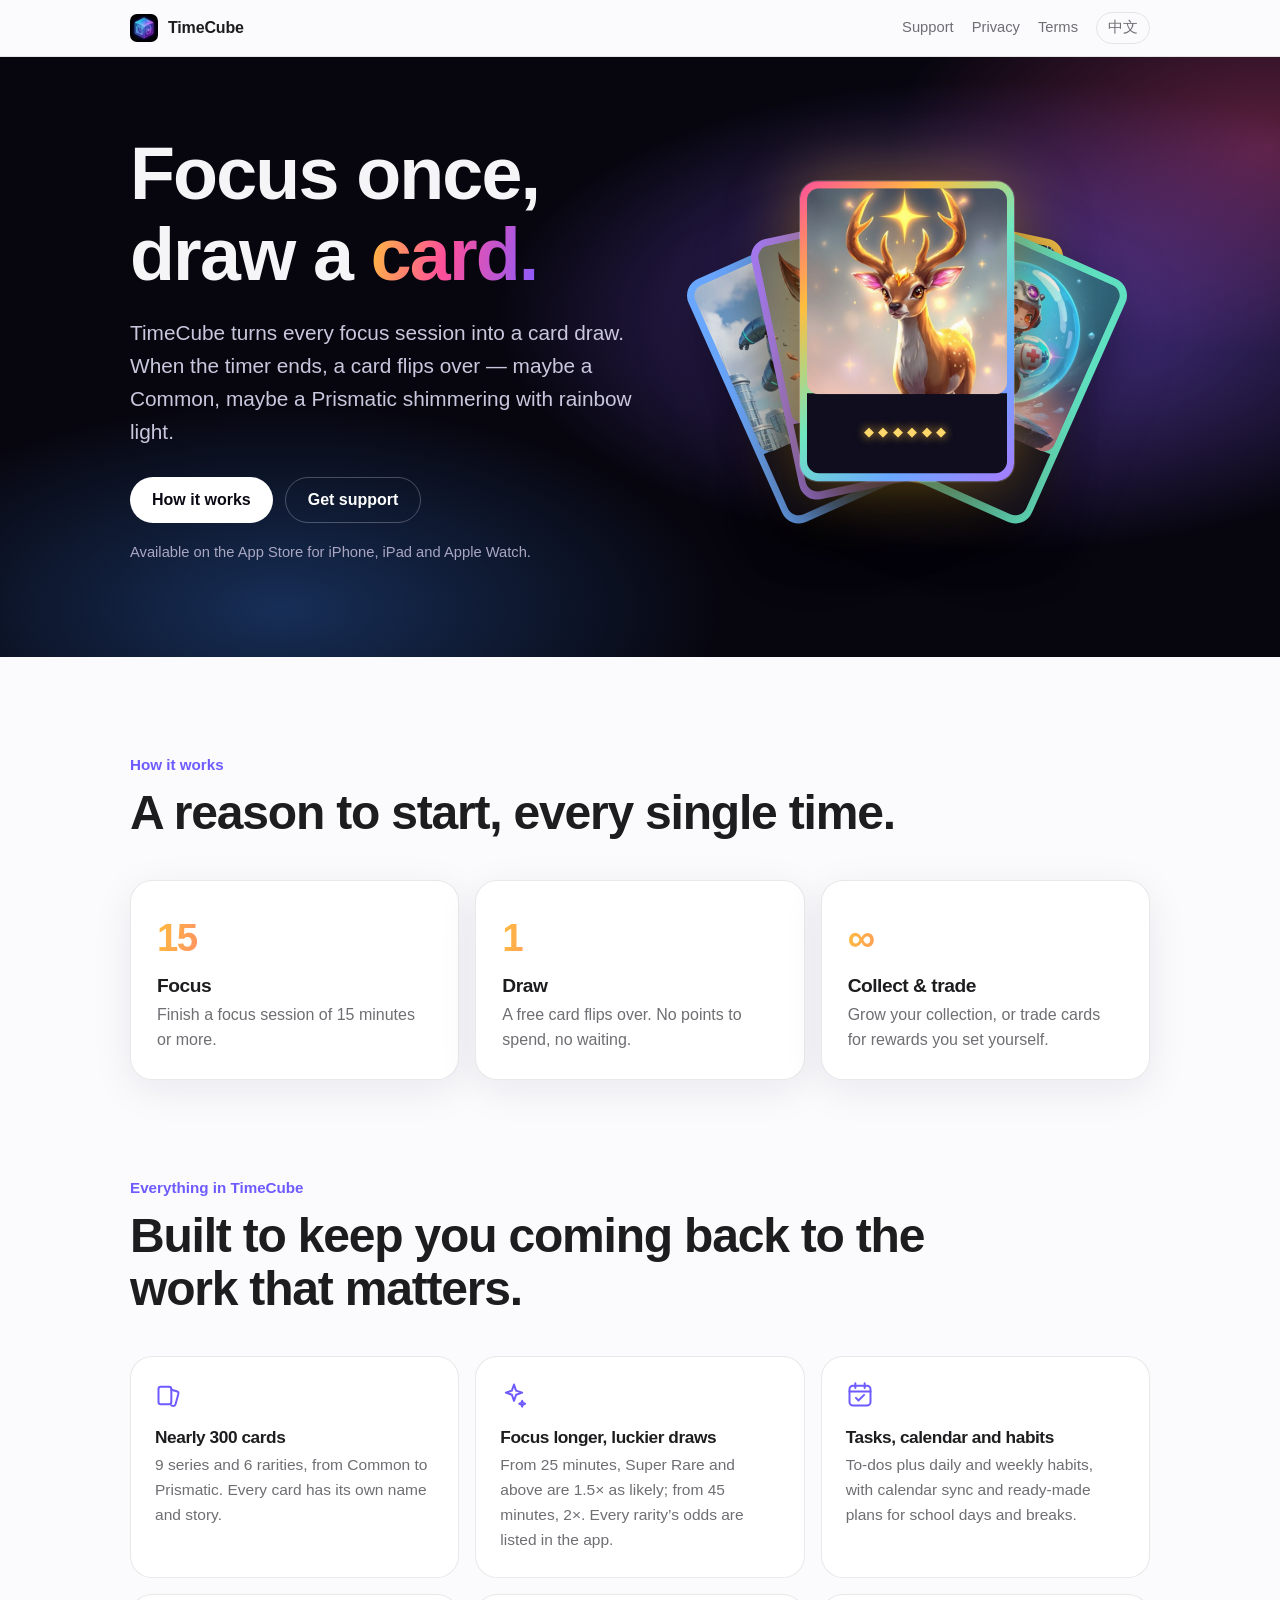
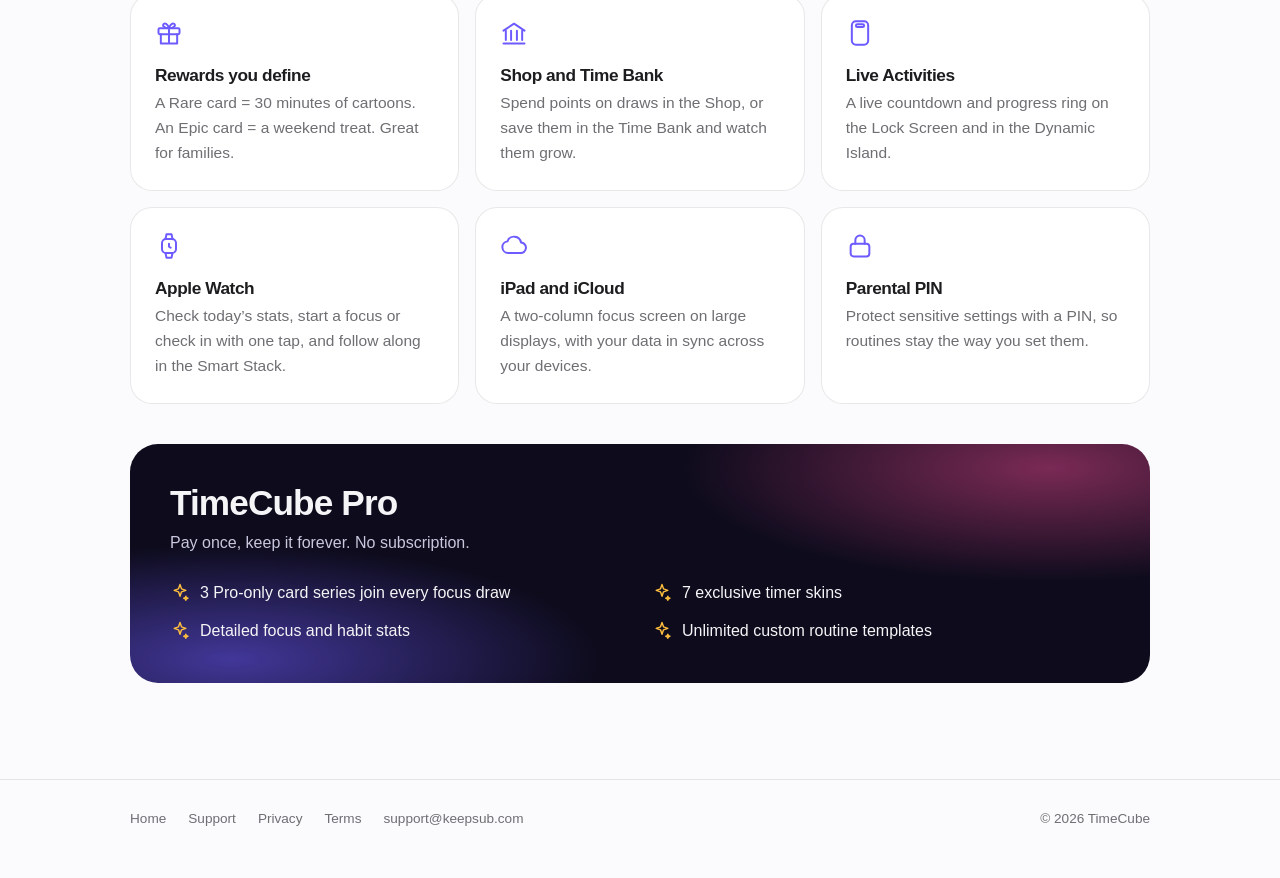
<file: index.html>
<!DOCTYPE html>
<html lang="en">
<head>
<meta charset="UTF-8">
<meta name="viewport" content="width=device-width, initial-scale=1">
<title>TimeCube — Focus once, draw a card</title>
<meta name="description" content="TimeCube turns every focus session into a card draw. Nearly 300 cards, tasks and habits, Live Activities and Apple Watch.">
<meta name="theme-color" content="#07060f">
<meta property="og:title" content="TimeCube — Focus once, draw a card">
<meta property="og:description" content="TimeCube turns every focus session into a card draw. Nearly 300 cards, tasks and habits, Live Activities and Apple Watch.">
<meta property="og:image" content="https://zergcsda.github.io/timecube-docs/app-icon.png">
<link rel="icon" href="app-icon.png">
<link rel="apple-touch-icon" href="app-icon.png">
<link rel="stylesheet" href="style.css">
</head>
<body>
<nav class="top"><div class="wrap">
<a class="brand" href="index.html"><img src="app-icon.png" alt="">TimeCube</a>
<div class="links"><a href="support.html" class="">Support</a><a href="privacy.html" class="">Privacy</a><a href="terms.html" class="hide-s">Terms</a><a class="lang" href="index_zh.html" lang="zh-Hans">中文</a></div>
</div></nav>
<header class="hero"><div class="wrap">
<div><h1>Focus once,<br>draw a <span class="grad">card.</span></h1><p class="lead">TimeCube turns every focus session into a card draw. When the timer ends, a card flips over — maybe a Common, maybe a Prismatic shimmering with rainbow light.</p>
<div class="actions"><a class="btn primary" href="#how">How it works</a><a class="btn ghost" href="support.html">Get support</a></div>
<p class="avail">Available on the App Store for iPhone, iPad and Apple Watch.</p></div>
<div class="fan" aria-hidden="true"><div class="card"><img src="media/robocat_28.jpg" alt="" loading="eager"><i>◆◆</i></div><div class="card"><img src="media/sparkbit_30.jpg" alt="" loading="eager"><i>◆◆◆◆</i></div><div class="card"><img src="media/sparkbit_28.jpg" alt="" loading="eager"><i>◆◆◆◆◆◆</i></div><div class="card"><img src="media/thunderpet_legendary.jpg" alt="" loading="eager"><i>◆◆◆◆◆</i></div><div class="card"><img src="media/chrono_28.jpg" alt="" loading="eager"><i>◆◆◆</i></div></div>
</div></header>
<main class="wrap">
<section class="block" id="how"><div class="eyebrow">How it works</div><h2>A reason to start, every single time.</h2>
<div class="steps"><div class="step"><b class="grad">15</b><h3>Focus</h3><p>Finish a focus session of 15 minutes or more.</p></div><div class="step"><b class="grad">1</b><h3>Draw</h3><p>A free card flips over. No points to spend, no waiting.</p></div><div class="step"><b class="grad">∞</b><h3>Collect & trade</h3><p>Grow your collection, or trade cards for rewards you set yourself.</p></div></div></section>
<section class="block"><div class="eyebrow">Everything in TimeCube</div><h2>Built to keep you coming back to the work that matters.</h2>
<div class="grid"><div class="feat"><svg class="ic" width="28" height="28" viewBox="0 0 24 24" fill="none" stroke="currentColor" stroke-width="1.7" stroke-linecap="round" stroke-linejoin="round" aria-hidden="true"><rect x="3" y="5" width="11" height="15" rx="2"/><path d="M14 7.5l4.6 1.3a2 2 0 0 1 1.4 2.4l-2.4 8.7a2 2 0 0 1-2.4 1.4l-1.2-.3"/></svg><h3>Nearly 300 cards</h3><p>9 series and 6 rarities, from Common to Prismatic. Every card has its own name and story.</p></div><div class="feat"><svg class="ic" width="28" height="28" viewBox="0 0 24 24" fill="none" stroke="currentColor" stroke-width="1.7" stroke-linecap="round" stroke-linejoin="round" aria-hidden="true"><path d="M12 3l1.8 5.2L19 10l-5.2 1.8L12 17l-1.8-5.2L5 10l5.2-1.8z"/><path d="M19 17l.7 1.8 1.8.7-1.8.7L19 22l-.7-1.8-1.8-.7 1.8-.7z"/></svg><h3>Focus longer, luckier draws</h3><p>From 25 minutes, Super Rare and above are 1.5× as likely; from 45 minutes, 2×. Every rarity’s odds are listed in the app.</p></div><div class="feat"><svg class="ic" width="28" height="28" viewBox="0 0 24 24" fill="none" stroke="currentColor" stroke-width="1.7" stroke-linecap="round" stroke-linejoin="round" aria-hidden="true"><rect x="3" y="4" width="18" height="17" rx="3"/><path d="M3 9h18M8 2v4M16 2v4M8.5 14.5l2.2 2.2 4.8-4.8"/></svg><h3>Tasks, calendar and habits</h3><p>To-dos plus daily and weekly habits, with calendar sync and ready-made plans for school days and breaks.</p></div><div class="feat"><svg class="ic" width="28" height="28" viewBox="0 0 24 24" fill="none" stroke="currentColor" stroke-width="1.7" stroke-linecap="round" stroke-linejoin="round" aria-hidden="true"><rect x="3" y="8" width="18" height="5" rx="1"/><path d="M5 13v8h14v-8M12 8v13M12 8S10.5 3 8 4s-.5 4 4 4zm0 0s1.5-5 4-4 .5 4-4 4z"/></svg><h3>Rewards you define</h3><p>A Rare card = 30 minutes of cartoons. An Epic card = a weekend treat. Great for families.</p></div><div class="feat"><svg class="ic" width="28" height="28" viewBox="0 0 24 24" fill="none" stroke="currentColor" stroke-width="1.7" stroke-linecap="round" stroke-linejoin="round" aria-hidden="true"><path d="M3 10l9-6 9 6M5 10v8M9.5 10v8M14.5 10v8M19 10v8M3 21h18"/></svg><h3>Shop and Time Bank</h3><p>Spend points on draws in the Shop, or save them in the Time Bank and watch them grow.</p></div><div class="feat"><svg class="ic" width="28" height="28" viewBox="0 0 24 24" fill="none" stroke="currentColor" stroke-width="1.7" stroke-linecap="round" stroke-linejoin="round" aria-hidden="true"><rect x="5" y="2" width="14" height="20" rx="3.5"/><rect x="8.5" y="4.5" width="7" height="2.4" rx="1.2"/></svg><h3>Live Activities</h3><p>A live countdown and progress ring on the Lock Screen and in the Dynamic Island.</p></div><div class="feat"><svg class="ic" width="28" height="28" viewBox="0 0 24 24" fill="none" stroke="currentColor" stroke-width="1.7" stroke-linecap="round" stroke-linejoin="round" aria-hidden="true"><rect x="6" y="6" width="12" height="12" rx="3.5"/><path d="M9 6l.8-4h4.4L15 6M9 18l.8 4h4.4l.8-4M12 10v2.5l1.5 1"/></svg><h3>Apple Watch</h3><p>Check today’s stats, start a focus or check in with one tap, and follow along in the Smart Stack.</p></div><div class="feat"><svg class="ic" width="28" height="28" viewBox="0 0 24 24" fill="none" stroke="currentColor" stroke-width="1.7" stroke-linecap="round" stroke-linejoin="round" aria-hidden="true"><path d="M7 18a5 5 0 0 1-.6-9.96A6 6 0 0 1 18 9a4.5 4.5 0 0 1-.5 9z"/></svg><h3>iPad and iCloud</h3><p>A two-column focus screen on large displays, with your data in sync across your devices.</p></div><div class="feat"><svg class="ic" width="28" height="28" viewBox="0 0 24 24" fill="none" stroke="currentColor" stroke-width="1.7" stroke-linecap="round" stroke-linejoin="round" aria-hidden="true"><rect x="4" y="10" width="16" height="11" rx="2.5"/><path d="M8 10V7a4 4 0 0 1 8 0v3"/></svg><h3>Parental PIN</h3><p>Protect sensitive settings with a PIN, so routines stay the way you set them.</p></div></div>
<div class="pro"><h3>TimeCube Pro</h3><p>Pay once, keep it forever. No subscription.</p><ul><li><svg class="ic" width="20" height="20" viewBox="0 0 24 24" fill="none" stroke="currentColor" stroke-width="1.7" stroke-linecap="round" stroke-linejoin="round" aria-hidden="true"><path d="M12 3l1.8 5.2L19 10l-5.2 1.8L12 17l-1.8-5.2L5 10l5.2-1.8z"/><path d="M19 17l.7 1.8 1.8.7-1.8.7L19 22l-.7-1.8-1.8-.7 1.8-.7z"/></svg><span>3 Pro-only card series join every focus draw</span></li><li><svg class="ic" width="20" height="20" viewBox="0 0 24 24" fill="none" stroke="currentColor" stroke-width="1.7" stroke-linecap="round" stroke-linejoin="round" aria-hidden="true"><path d="M12 3l1.8 5.2L19 10l-5.2 1.8L12 17l-1.8-5.2L5 10l5.2-1.8z"/><path d="M19 17l.7 1.8 1.8.7-1.8.7L19 22l-.7-1.8-1.8-.7 1.8-.7z"/></svg><span>7 exclusive timer skins</span></li><li><svg class="ic" width="20" height="20" viewBox="0 0 24 24" fill="none" stroke="currentColor" stroke-width="1.7" stroke-linecap="round" stroke-linejoin="round" aria-hidden="true"><path d="M12 3l1.8 5.2L19 10l-5.2 1.8L12 17l-1.8-5.2L5 10l5.2-1.8z"/><path d="M19 17l.7 1.8 1.8.7-1.8.7L19 22l-.7-1.8-1.8-.7 1.8-.7z"/></svg><span>Detailed focus and habit stats</span></li><li><svg class="ic" width="20" height="20" viewBox="0 0 24 24" fill="none" stroke="currentColor" stroke-width="1.7" stroke-linecap="round" stroke-linejoin="round" aria-hidden="true"><path d="M12 3l1.8 5.2L19 10l-5.2 1.8L12 17l-1.8-5.2L5 10l5.2-1.8z"/><path d="M19 17l.7 1.8 1.8.7-1.8.7L19 22l-.7-1.8-1.8-.7 1.8-.7z"/></svg><span>Unlimited custom routine templates</span></li></ul></div>
</section>
</main>
<footer><div class="wrap"><a href="index.html">Home</a><a href="support.html">Support</a><a href="privacy.html">Privacy</a><a href="terms.html">Terms</a><a href="mailto:support@keepsub.com">support@keepsub.com</a><span class="sp">© 2026 TimeCube</span></div></footer>
</body>
</html>
</file>
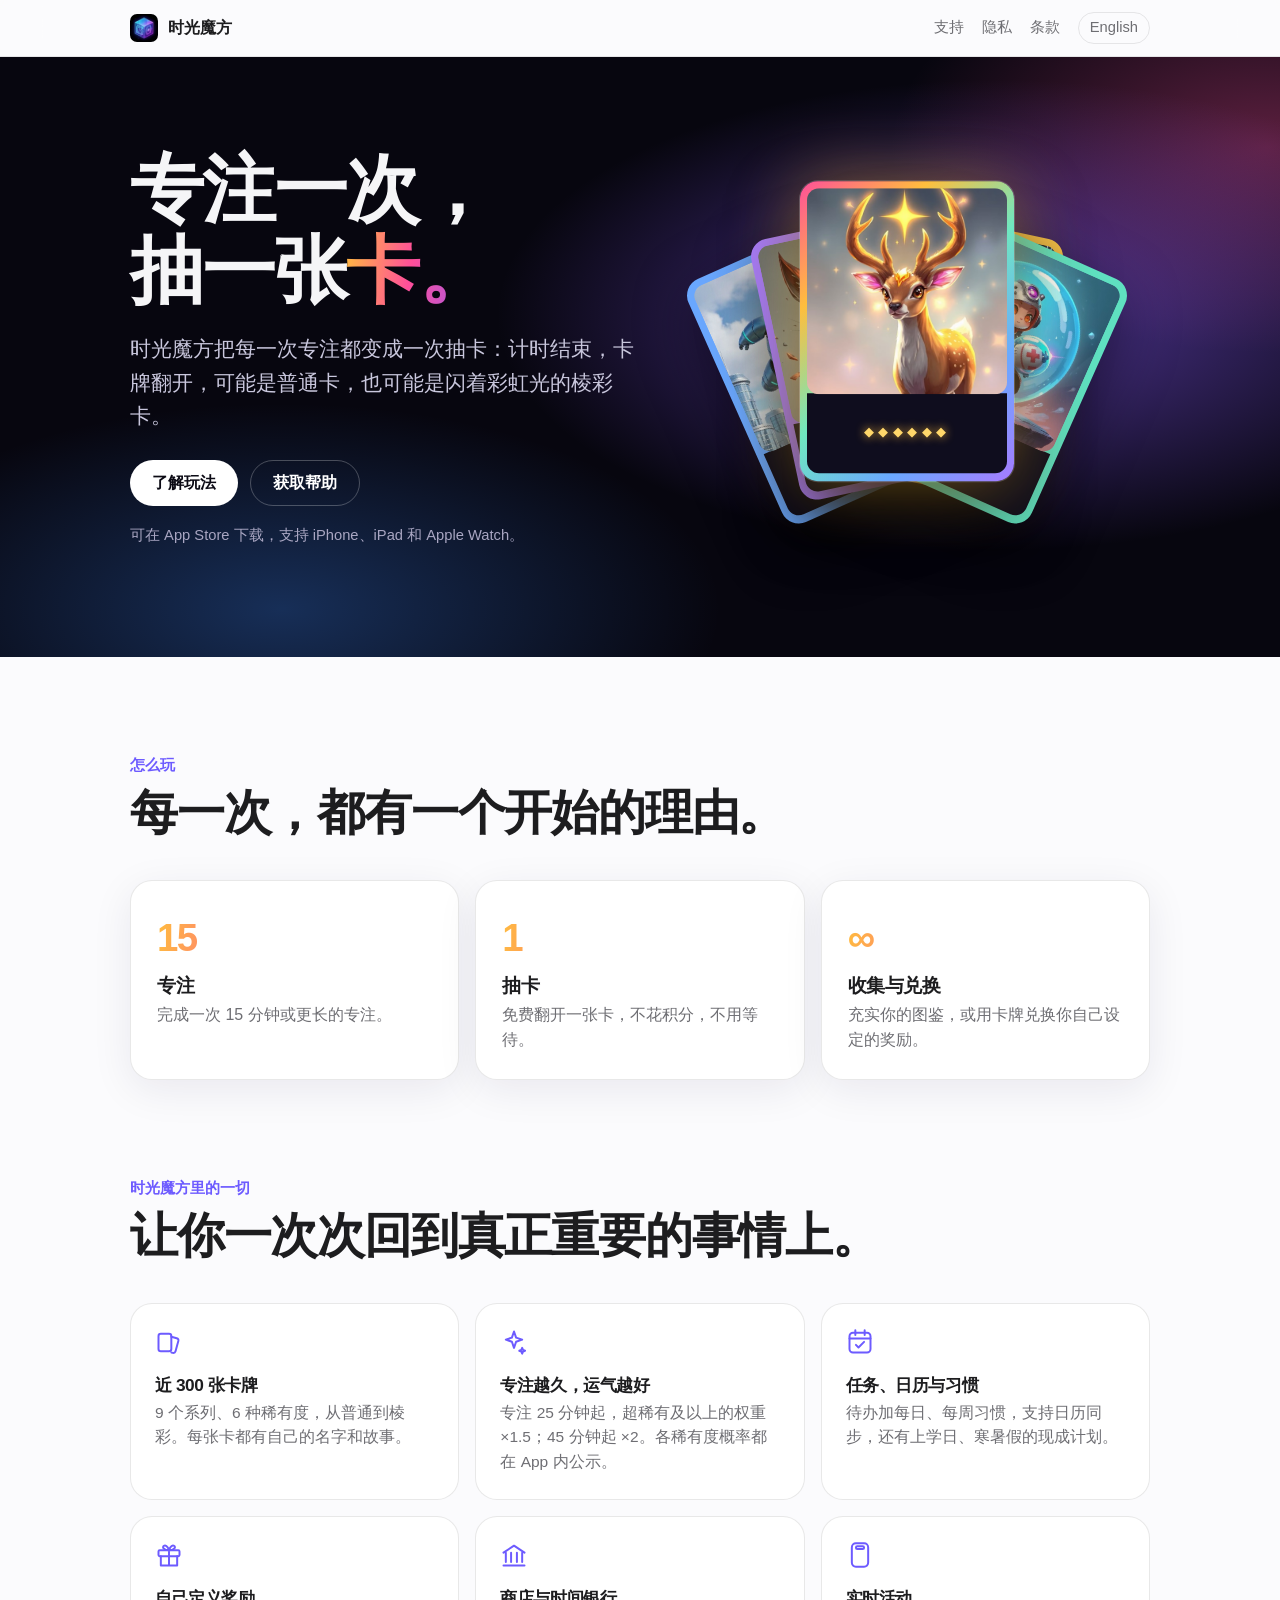
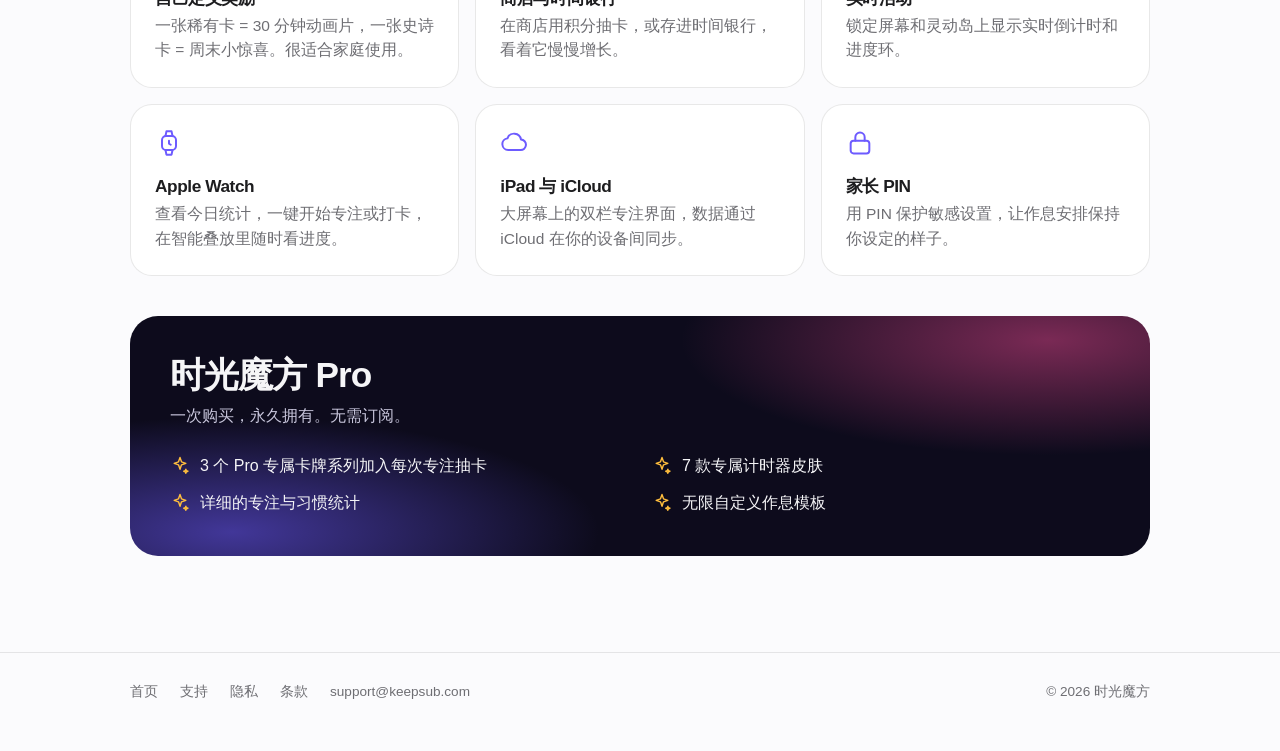
<file: index_zh.html>
<!DOCTYPE html>
<html lang="zh-Hans">
<head>
<meta charset="UTF-8">
<meta name="viewport" content="width=device-width, initial-scale=1">
<title>时光魔方 — 专注一次，抽一张卡</title>
<meta name="description" content="时光魔方把每一次专注都变成一次抽卡。近 300 张卡牌、任务与习惯、实时活动和 Apple Watch。">
<meta name="theme-color" content="#07060f">
<meta property="og:title" content="时光魔方 — 专注一次，抽一张卡">
<meta property="og:description" content="时光魔方把每一次专注都变成一次抽卡。近 300 张卡牌、任务与习惯、实时活动和 Apple Watch。">
<meta property="og:image" content="https://zergcsda.github.io/timecube-docs/app-icon.png">
<link rel="icon" href="app-icon.png">
<link rel="apple-touch-icon" href="app-icon.png">
<link rel="stylesheet" href="style.css">
</head>
<body>
<nav class="top"><div class="wrap">
<a class="brand" href="index_zh.html"><img src="app-icon.png" alt="">时光魔方</a>
<div class="links"><a href="support_zh.html" class="">支持</a><a href="privacy_zh.html" class="">隐私</a><a href="terms_zh.html" class="hide-s">条款</a><a class="lang" href="index.html" lang="en">English</a></div>
</div></nav>
<header class="hero"><div class="wrap">
<div><h1>专注一次，<br>抽一张<span class="grad">卡。</span></h1><p class="lead">时光魔方把每一次专注都变成一次抽卡：计时结束，卡牌翻开，可能是普通卡，也可能是闪着彩虹光的棱彩卡。</p>
<div class="actions"><a class="btn primary" href="#how">了解玩法</a><a class="btn ghost" href="support_zh.html">获取帮助</a></div>
<p class="avail">可在 App Store 下载，支持 iPhone、iPad 和 Apple Watch。</p></div>
<div class="fan" aria-hidden="true"><div class="card"><img src="media/robocat_28.jpg" alt="" loading="eager"><i>◆◆</i></div><div class="card"><img src="media/sparkbit_30.jpg" alt="" loading="eager"><i>◆◆◆◆</i></div><div class="card"><img src="media/sparkbit_28.jpg" alt="" loading="eager"><i>◆◆◆◆◆◆</i></div><div class="card"><img src="media/thunderpet_legendary.jpg" alt="" loading="eager"><i>◆◆◆◆◆</i></div><div class="card"><img src="media/chrono_28.jpg" alt="" loading="eager"><i>◆◆◆</i></div></div>
</div></header>
<main class="wrap">
<section class="block" id="how"><div class="eyebrow">怎么玩</div><h2>每一次，都有一个开始的理由。</h2>
<div class="steps"><div class="step"><b class="grad">15</b><h3>专注</h3><p>完成一次 15 分钟或更长的专注。</p></div><div class="step"><b class="grad">1</b><h3>抽卡</h3><p>免费翻开一张卡，不花积分，不用等待。</p></div><div class="step"><b class="grad">∞</b><h3>收集与兑换</h3><p>充实你的图鉴，或用卡牌兑换你自己设定的奖励。</p></div></div></section>
<section class="block"><div class="eyebrow">时光魔方里的一切</div><h2>让你一次次回到真正重要的事情上。</h2>
<div class="grid"><div class="feat"><svg class="ic" width="28" height="28" viewBox="0 0 24 24" fill="none" stroke="currentColor" stroke-width="1.7" stroke-linecap="round" stroke-linejoin="round" aria-hidden="true"><rect x="3" y="5" width="11" height="15" rx="2"/><path d="M14 7.5l4.6 1.3a2 2 0 0 1 1.4 2.4l-2.4 8.7a2 2 0 0 1-2.4 1.4l-1.2-.3"/></svg><h3>近 300 张卡牌</h3><p>9 个系列、6 种稀有度，从普通到棱彩。每张卡都有自己的名字和故事。</p></div><div class="feat"><svg class="ic" width="28" height="28" viewBox="0 0 24 24" fill="none" stroke="currentColor" stroke-width="1.7" stroke-linecap="round" stroke-linejoin="round" aria-hidden="true"><path d="M12 3l1.8 5.2L19 10l-5.2 1.8L12 17l-1.8-5.2L5 10l5.2-1.8z"/><path d="M19 17l.7 1.8 1.8.7-1.8.7L19 22l-.7-1.8-1.8-.7 1.8-.7z"/></svg><h3>专注越久，运气越好</h3><p>专注 25 分钟起，超稀有及以上的权重 ×1.5；45 分钟起 ×2。各稀有度概率都在 App 内公示。</p></div><div class="feat"><svg class="ic" width="28" height="28" viewBox="0 0 24 24" fill="none" stroke="currentColor" stroke-width="1.7" stroke-linecap="round" stroke-linejoin="round" aria-hidden="true"><rect x="3" y="4" width="18" height="17" rx="3"/><path d="M3 9h18M8 2v4M16 2v4M8.5 14.5l2.2 2.2 4.8-4.8"/></svg><h3>任务、日历与习惯</h3><p>待办加每日、每周习惯，支持日历同步，还有上学日、寒暑假的现成计划。</p></div><div class="feat"><svg class="ic" width="28" height="28" viewBox="0 0 24 24" fill="none" stroke="currentColor" stroke-width="1.7" stroke-linecap="round" stroke-linejoin="round" aria-hidden="true"><rect x="3" y="8" width="18" height="5" rx="1"/><path d="M5 13v8h14v-8M12 8v13M12 8S10.5 3 8 4s-.5 4 4 4zm0 0s1.5-5 4-4 .5 4-4 4z"/></svg><h3>自己定义奖励</h3><p>一张稀有卡 = 30 分钟动画片，一张史诗卡 = 周末小惊喜。很适合家庭使用。</p></div><div class="feat"><svg class="ic" width="28" height="28" viewBox="0 0 24 24" fill="none" stroke="currentColor" stroke-width="1.7" stroke-linecap="round" stroke-linejoin="round" aria-hidden="true"><path d="M3 10l9-6 9 6M5 10v8M9.5 10v8M14.5 10v8M19 10v8M3 21h18"/></svg><h3>商店与时间银行</h3><p>在商店用积分抽卡，或存进时间银行，看着它慢慢增长。</p></div><div class="feat"><svg class="ic" width="28" height="28" viewBox="0 0 24 24" fill="none" stroke="currentColor" stroke-width="1.7" stroke-linecap="round" stroke-linejoin="round" aria-hidden="true"><rect x="5" y="2" width="14" height="20" rx="3.5"/><rect x="8.5" y="4.5" width="7" height="2.4" rx="1.2"/></svg><h3>实时活动</h3><p>锁定屏幕和灵动岛上显示实时倒计时和进度环。</p></div><div class="feat"><svg class="ic" width="28" height="28" viewBox="0 0 24 24" fill="none" stroke="currentColor" stroke-width="1.7" stroke-linecap="round" stroke-linejoin="round" aria-hidden="true"><rect x="6" y="6" width="12" height="12" rx="3.5"/><path d="M9 6l.8-4h4.4L15 6M9 18l.8 4h4.4l.8-4M12 10v2.5l1.5 1"/></svg><h3>Apple Watch</h3><p>查看今日统计，一键开始专注或打卡，在智能叠放里随时看进度。</p></div><div class="feat"><svg class="ic" width="28" height="28" viewBox="0 0 24 24" fill="none" stroke="currentColor" stroke-width="1.7" stroke-linecap="round" stroke-linejoin="round" aria-hidden="true"><path d="M7 18a5 5 0 0 1-.6-9.96A6 6 0 0 1 18 9a4.5 4.5 0 0 1-.5 9z"/></svg><h3>iPad 与 iCloud</h3><p>大屏幕上的双栏专注界面，数据通过 iCloud 在你的设备间同步。</p></div><div class="feat"><svg class="ic" width="28" height="28" viewBox="0 0 24 24" fill="none" stroke="currentColor" stroke-width="1.7" stroke-linecap="round" stroke-linejoin="round" aria-hidden="true"><rect x="4" y="10" width="16" height="11" rx="2.5"/><path d="M8 10V7a4 4 0 0 1 8 0v3"/></svg><h3>家长 PIN</h3><p>用 PIN 保护敏感设置，让作息安排保持你设定的样子。</p></div></div>
<div class="pro"><h3>时光魔方 Pro</h3><p>一次购买，永久拥有。无需订阅。</p><ul><li><svg class="ic" width="20" height="20" viewBox="0 0 24 24" fill="none" stroke="currentColor" stroke-width="1.7" stroke-linecap="round" stroke-linejoin="round" aria-hidden="true"><path d="M12 3l1.8 5.2L19 10l-5.2 1.8L12 17l-1.8-5.2L5 10l5.2-1.8z"/><path d="M19 17l.7 1.8 1.8.7-1.8.7L19 22l-.7-1.8-1.8-.7 1.8-.7z"/></svg><span>3 个 Pro 专属卡牌系列加入每次专注抽卡</span></li><li><svg class="ic" width="20" height="20" viewBox="0 0 24 24" fill="none" stroke="currentColor" stroke-width="1.7" stroke-linecap="round" stroke-linejoin="round" aria-hidden="true"><path d="M12 3l1.8 5.2L19 10l-5.2 1.8L12 17l-1.8-5.2L5 10l5.2-1.8z"/><path d="M19 17l.7 1.8 1.8.7-1.8.7L19 22l-.7-1.8-1.8-.7 1.8-.7z"/></svg><span>7 款专属计时器皮肤</span></li><li><svg class="ic" width="20" height="20" viewBox="0 0 24 24" fill="none" stroke="currentColor" stroke-width="1.7" stroke-linecap="round" stroke-linejoin="round" aria-hidden="true"><path d="M12 3l1.8 5.2L19 10l-5.2 1.8L12 17l-1.8-5.2L5 10l5.2-1.8z"/><path d="M19 17l.7 1.8 1.8.7-1.8.7L19 22l-.7-1.8-1.8-.7 1.8-.7z"/></svg><span>详细的专注与习惯统计</span></li><li><svg class="ic" width="20" height="20" viewBox="0 0 24 24" fill="none" stroke="currentColor" stroke-width="1.7" stroke-linecap="round" stroke-linejoin="round" aria-hidden="true"><path d="M12 3l1.8 5.2L19 10l-5.2 1.8L12 17l-1.8-5.2L5 10l5.2-1.8z"/><path d="M19 17l.7 1.8 1.8.7-1.8.7L19 22l-.7-1.8-1.8-.7 1.8-.7z"/></svg><span>无限自定义作息模板</span></li></ul></div>
</section>
</main>
<footer><div class="wrap"><a href="index_zh.html">首页</a><a href="support_zh.html">支持</a><a href="privacy_zh.html">隐私</a><a href="terms_zh.html">条款</a><a href="mailto:support@keepsub.com">support@keepsub.com</a><span class="sp">© 2026 时光魔方</span></div></footer>
</body>
</html>
</file>
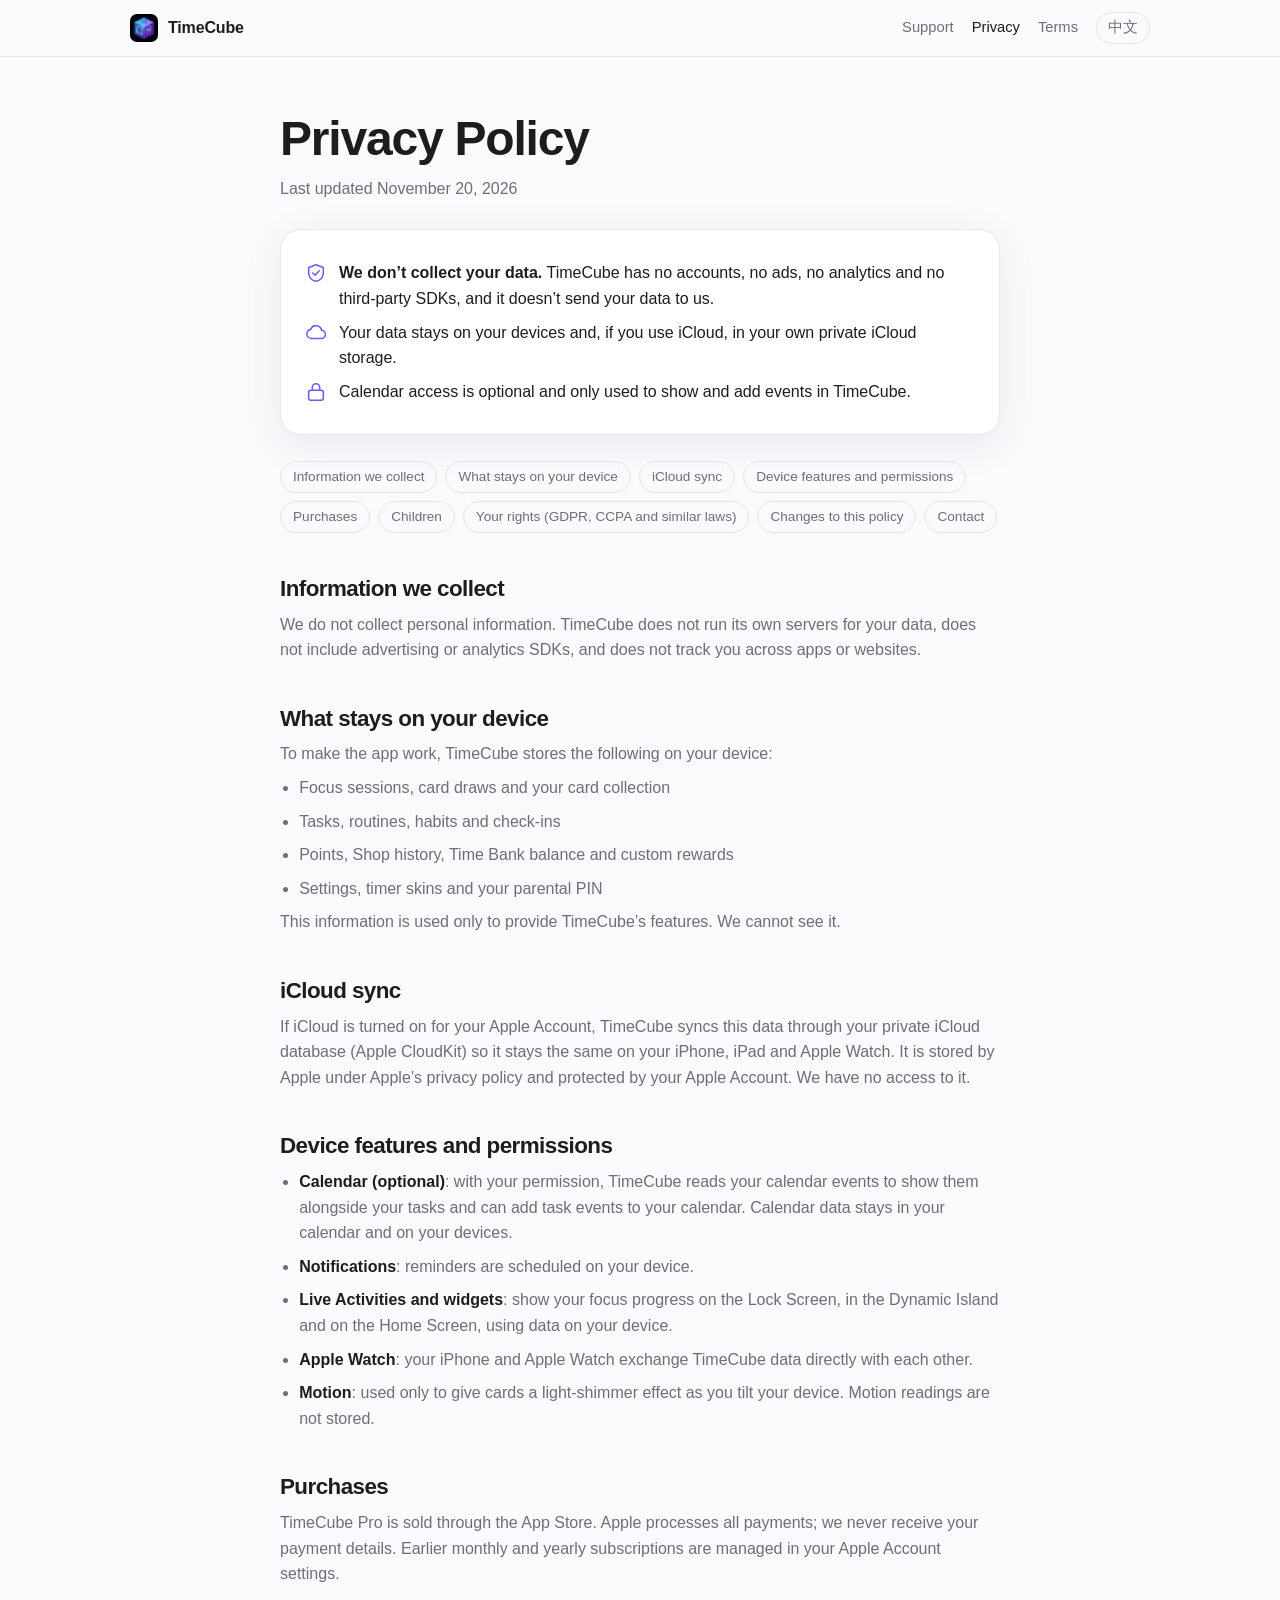
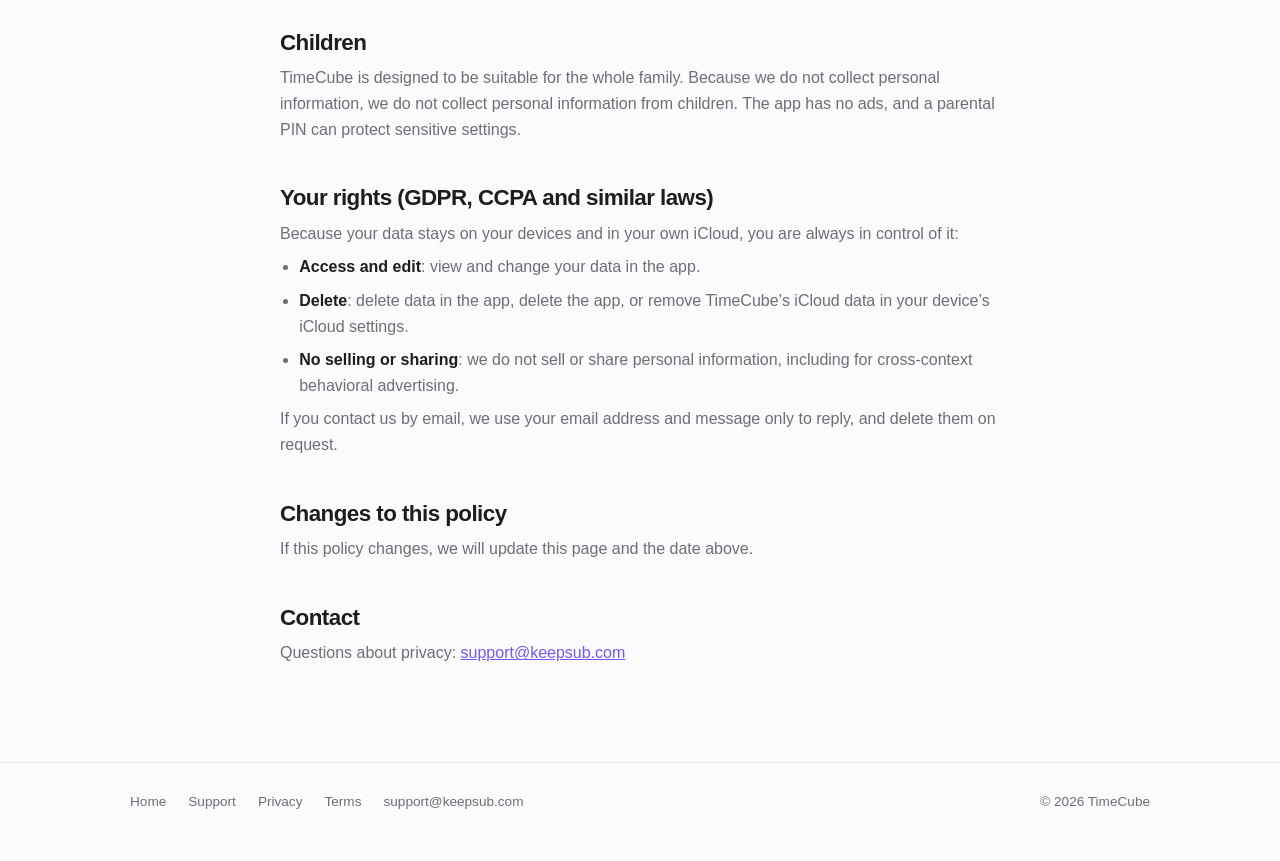
<file: privacy.html>
<!DOCTYPE html>
<html lang="en">
<head>
<meta charset="UTF-8">
<meta name="viewport" content="width=device-width, initial-scale=1">
<title>Privacy Policy — TimeCube</title>
<meta name="description" content="TimeCube privacy policy: we do not collect your data.">
<meta name="theme-color" content="#07060f">
<meta property="og:title" content="Privacy Policy — TimeCube">
<meta property="og:description" content="TimeCube privacy policy: we do not collect your data.">
<meta property="og:image" content="https://zergcsda.github.io/timecube-docs/app-icon.png">
<link rel="icon" href="app-icon.png">
<link rel="apple-touch-icon" href="app-icon.png">
<link rel="stylesheet" href="style.css">
</head>
<body>
<nav class="top"><div class="wrap">
<a class="brand" href="index.html"><img src="app-icon.png" alt="">TimeCube</a>
<div class="links"><a href="support.html" class="">Support</a><a href="privacy.html" class="on ">Privacy</a><a href="terms.html" class="hide-s">Terms</a><a class="lang" href="privacy_zh.html" lang="zh-Hans">中文</a></div>
</div></nav>
<main class="wrap narrow doc">
<h1>Privacy Policy</h1><p class="date">Last updated November 20, 2026</p>
<div class="summary"><div class="row"><svg class="ic" width="22" height="22" viewBox="0 0 24 24" fill="none" stroke="currentColor" stroke-width="1.7" stroke-linecap="round" stroke-linejoin="round" aria-hidden="true"><path d="M12 3l8 3v6c0 4.5-3.4 8.3-8 9-4.6-.7-8-4.5-8-9V6z"/><path d="M8.5 12l2.5 2.5 4.5-5"/></svg><div><strong>We don’t collect your data.</strong> TimeCube has no accounts, no ads, no analytics and no third-party SDKs, and it doesn’t send your data to us.</div></div><div class="row"><svg class="ic" width="22" height="22" viewBox="0 0 24 24" fill="none" stroke="currentColor" stroke-width="1.7" stroke-linecap="round" stroke-linejoin="round" aria-hidden="true"><path d="M7 18a5 5 0 0 1-.6-9.96A6 6 0 0 1 18 9a4.5 4.5 0 0 1-.5 9z"/></svg><div>Your data stays on your devices and, if you use iCloud, in your own private iCloud storage.</div></div><div class="row"><svg class="ic" width="22" height="22" viewBox="0 0 24 24" fill="none" stroke="currentColor" stroke-width="1.7" stroke-linecap="round" stroke-linejoin="round" aria-hidden="true"><rect x="4" y="10" width="16" height="11" rx="2.5"/><path d="M8 10V7a4 4 0 0 1 8 0v3"/></svg><div>Calendar access is optional and only used to show and add events in TimeCube.</div></div></div>
<div class="toc"><a href="#s1">Information we collect</a><a href="#s2">What stays on your device</a><a href="#s3">iCloud sync</a><a href="#s4">Device features and permissions</a><a href="#s5">Purchases</a><a href="#s6">Children</a><a href="#s7">Your rights (GDPR, CCPA and similar laws)</a><a href="#s8">Changes to this policy</a><a href="#s9">Contact</a></div>
<h2 id="s1">Information we collect</h2><p>We do not collect personal information. TimeCube does not run its own servers for your data, does not include advertising or analytics SDKs, and does not track you across apps or websites.</p><h2 id="s2">What stays on your device</h2><p>To make the app work, TimeCube stores the following on your device:</p><ul><li>Focus sessions, card draws and your card collection</li><li>Tasks, routines, habits and check-ins</li><li>Points, Shop history, Time Bank balance and custom rewards</li><li>Settings, timer skins and your parental PIN</li></ul><p>This information is used only to provide TimeCube’s features. We cannot see it.</p><h2 id="s3">iCloud sync</h2><p>If iCloud is turned on for your Apple Account, TimeCube syncs this data through your private iCloud database (Apple CloudKit) so it stays the same on your iPhone, iPad and Apple Watch. It is stored by Apple under Apple’s privacy policy and protected by your Apple Account. We have no access to it.</p><h2 id="s4">Device features and permissions</h2><ul><li><strong>Calendar (optional)</strong>: with your permission, TimeCube reads your calendar events to show them alongside your tasks and can add task events to your calendar. Calendar data stays in your calendar and on your devices.</li><li><strong>Notifications</strong>: reminders are scheduled on your device.</li><li><strong>Live Activities and widgets</strong>: show your focus progress on the Lock Screen, in the Dynamic Island and on the Home Screen, using data on your device.</li><li><strong>Apple Watch</strong>: your iPhone and Apple Watch exchange TimeCube data directly with each other.</li><li><strong>Motion</strong>: used only to give cards a light-shimmer effect as you tilt your device. Motion readings are not stored.</li></ul><h2 id="s5">Purchases</h2><p>TimeCube Pro is sold through the App Store. Apple processes all payments; we never receive your payment details. Earlier monthly and yearly subscriptions are managed in your Apple Account settings.</p><h2 id="s6">Children</h2><p>TimeCube is designed to be suitable for the whole family. Because we do not collect personal information, we do not collect personal information from children. The app has no ads, and a parental PIN can protect sensitive settings.</p><h2 id="s7">Your rights (GDPR, CCPA and similar laws)</h2><p>Because your data stays on your devices and in your own iCloud, you are always in control of it:</p><ul><li><strong>Access and edit</strong>: view and change your data in the app.</li><li><strong>Delete</strong>: delete data in the app, delete the app, or remove TimeCube’s iCloud data in your device’s iCloud settings.</li><li><strong>No selling or sharing</strong>: we do not sell or share personal information, including for cross-context behavioral advertising.</li></ul><p>If you contact us by email, we use your email address and message only to reply, and delete them on request.</p><h2 id="s8">Changes to this policy</h2><p>If this policy changes, we will update this page and the date above.</p><h2 id="s9">Contact</h2><p>Questions about privacy: <a href="mailto:support@keepsub.com">support@keepsub.com</a></p>
</main>
<footer><div class="wrap"><a href="index.html">Home</a><a href="support.html">Support</a><a href="privacy.html">Privacy</a><a href="terms.html">Terms</a><a href="mailto:support@keepsub.com">support@keepsub.com</a><span class="sp">© 2026 TimeCube</span></div></footer>
</body>
</html>
</file>
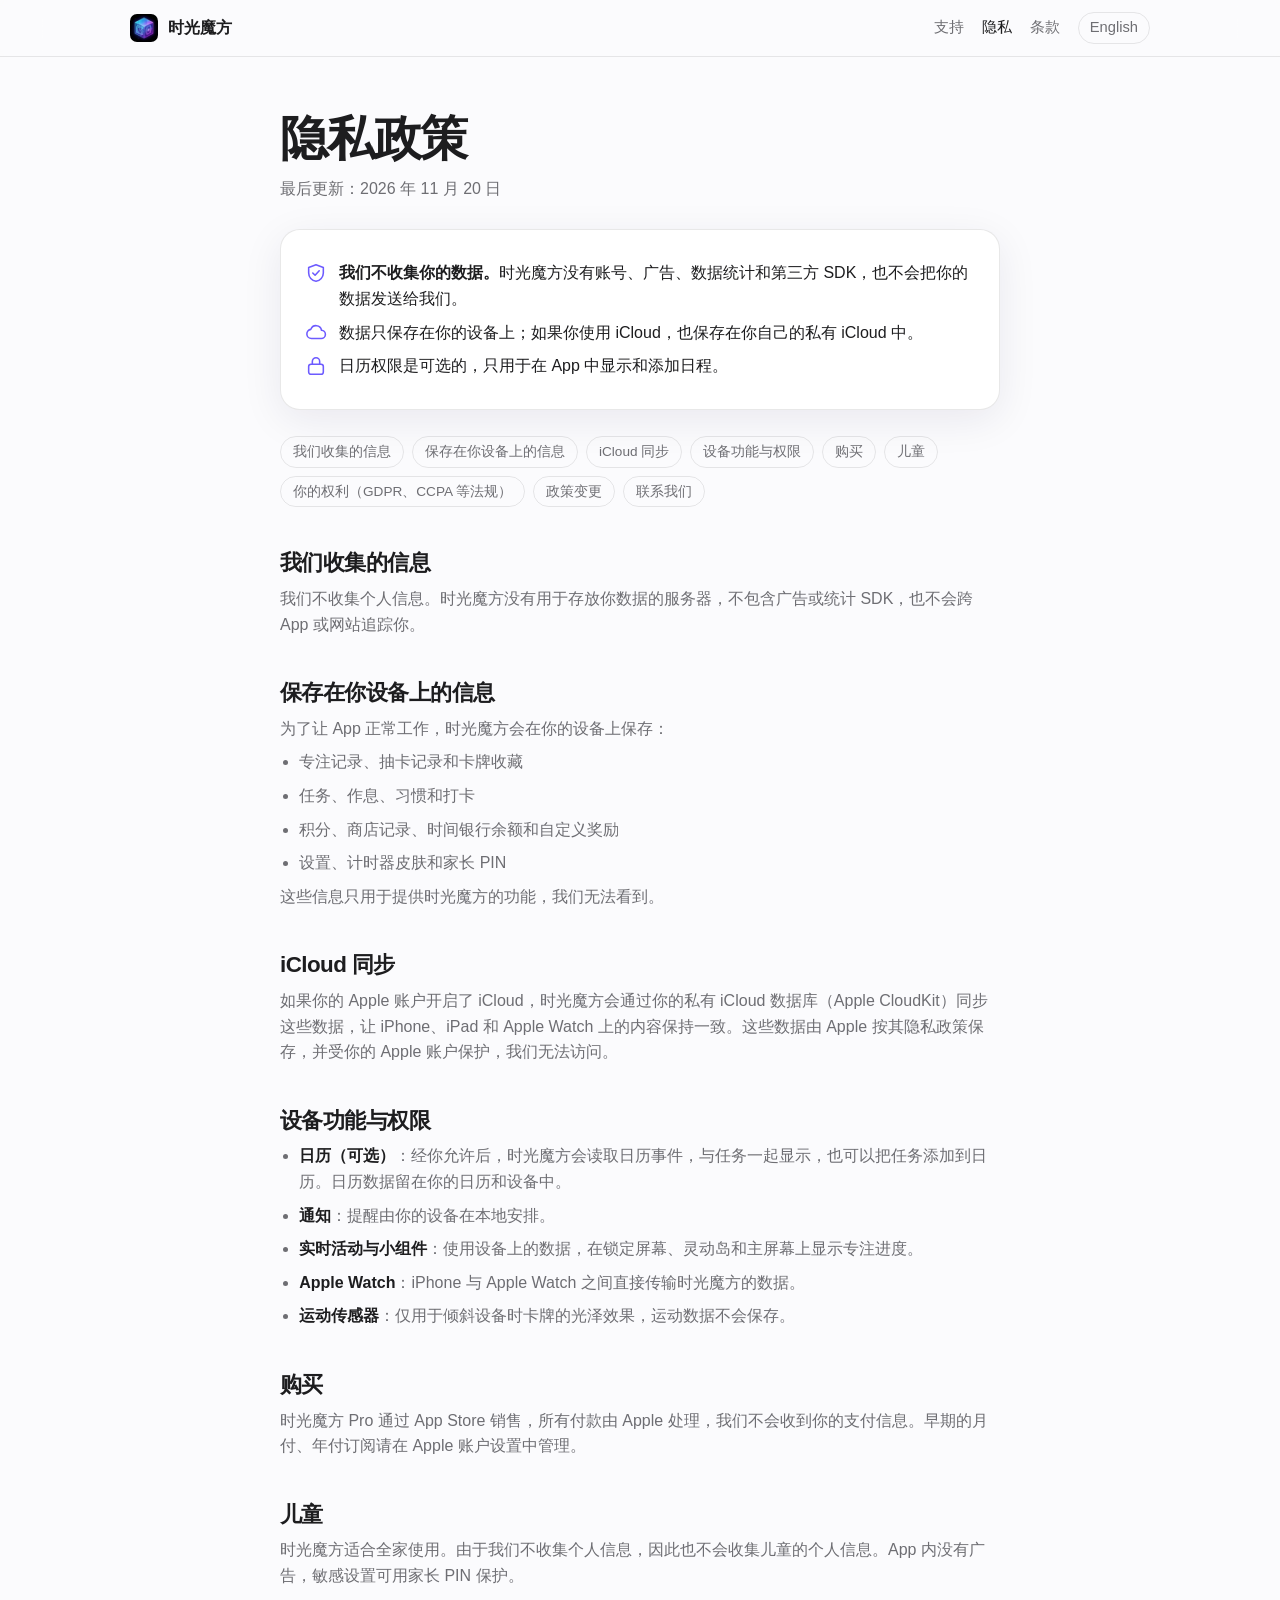
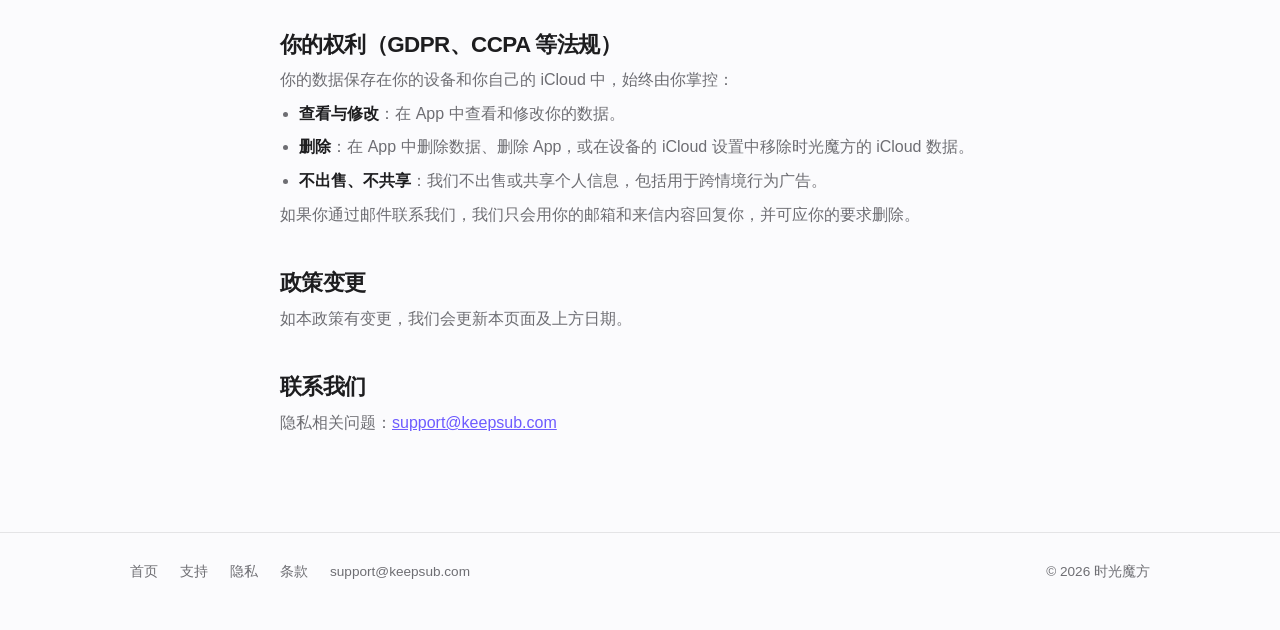
<file: privacy_zh.html>
<!DOCTYPE html>
<html lang="zh-Hans">
<head>
<meta charset="UTF-8">
<meta name="viewport" content="width=device-width, initial-scale=1">
<title>隐私政策 — 时光魔方</title>
<meta name="description" content="时光魔方隐私政策：我们不收集你的数据。">
<meta name="theme-color" content="#07060f">
<meta property="og:title" content="隐私政策 — 时光魔方">
<meta property="og:description" content="时光魔方隐私政策：我们不收集你的数据。">
<meta property="og:image" content="https://zergcsda.github.io/timecube-docs/app-icon.png">
<link rel="icon" href="app-icon.png">
<link rel="apple-touch-icon" href="app-icon.png">
<link rel="stylesheet" href="style.css">
</head>
<body>
<nav class="top"><div class="wrap">
<a class="brand" href="index_zh.html"><img src="app-icon.png" alt="">时光魔方</a>
<div class="links"><a href="support_zh.html" class="">支持</a><a href="privacy_zh.html" class="on ">隐私</a><a href="terms_zh.html" class="hide-s">条款</a><a class="lang" href="privacy.html" lang="en">English</a></div>
</div></nav>
<main class="wrap narrow doc">
<h1>隐私政策</h1><p class="date">最后更新：2026 年 11 月 20 日</p>
<div class="summary"><div class="row"><svg class="ic" width="22" height="22" viewBox="0 0 24 24" fill="none" stroke="currentColor" stroke-width="1.7" stroke-linecap="round" stroke-linejoin="round" aria-hidden="true"><path d="M12 3l8 3v6c0 4.5-3.4 8.3-8 9-4.6-.7-8-4.5-8-9V6z"/><path d="M8.5 12l2.5 2.5 4.5-5"/></svg><div><strong>我们不收集你的数据。</strong>时光魔方没有账号、广告、数据统计和第三方 SDK，也不会把你的数据发送给我们。</div></div><div class="row"><svg class="ic" width="22" height="22" viewBox="0 0 24 24" fill="none" stroke="currentColor" stroke-width="1.7" stroke-linecap="round" stroke-linejoin="round" aria-hidden="true"><path d="M7 18a5 5 0 0 1-.6-9.96A6 6 0 0 1 18 9a4.5 4.5 0 0 1-.5 9z"/></svg><div>数据只保存在你的设备上；如果你使用 iCloud，也保存在你自己的私有 iCloud 中。</div></div><div class="row"><svg class="ic" width="22" height="22" viewBox="0 0 24 24" fill="none" stroke="currentColor" stroke-width="1.7" stroke-linecap="round" stroke-linejoin="round" aria-hidden="true"><rect x="4" y="10" width="16" height="11" rx="2.5"/><path d="M8 10V7a4 4 0 0 1 8 0v3"/></svg><div>日历权限是可选的，只用于在 App 中显示和添加日程。</div></div></div>
<div class="toc"><a href="#s1">我们收集的信息</a><a href="#s2">保存在你设备上的信息</a><a href="#s3">iCloud 同步</a><a href="#s4">设备功能与权限</a><a href="#s5">购买</a><a href="#s6">儿童</a><a href="#s7">你的权利（GDPR、CCPA 等法规）</a><a href="#s8">政策变更</a><a href="#s9">联系我们</a></div>
<h2 id="s1">我们收集的信息</h2><p>我们不收集个人信息。时光魔方没有用于存放你数据的服务器，不包含广告或统计 SDK，也不会跨 App 或网站追踪你。</p><h2 id="s2">保存在你设备上的信息</h2><p>为了让 App 正常工作，时光魔方会在你的设备上保存：</p><ul><li>专注记录、抽卡记录和卡牌收藏</li><li>任务、作息、习惯和打卡</li><li>积分、商店记录、时间银行余额和自定义奖励</li><li>设置、计时器皮肤和家长 PIN</li></ul><p>这些信息只用于提供时光魔方的功能，我们无法看到。</p><h2 id="s3">iCloud 同步</h2><p>如果你的 Apple 账户开启了 iCloud，时光魔方会通过你的私有 iCloud 数据库（Apple CloudKit）同步这些数据，让 iPhone、iPad 和 Apple Watch 上的内容保持一致。这些数据由 Apple 按其隐私政策保存，并受你的 Apple 账户保护，我们无法访问。</p><h2 id="s4">设备功能与权限</h2><ul><li><strong>日历（可选）</strong>：经你允许后，时光魔方会读取日历事件，与任务一起显示，也可以把任务添加到日历。日历数据留在你的日历和设备中。</li><li><strong>通知</strong>：提醒由你的设备在本地安排。</li><li><strong>实时活动与小组件</strong>：使用设备上的数据，在锁定屏幕、灵动岛和主屏幕上显示专注进度。</li><li><strong>Apple Watch</strong>：iPhone 与 Apple Watch 之间直接传输时光魔方的数据。</li><li><strong>运动传感器</strong>：仅用于倾斜设备时卡牌的光泽效果，运动数据不会保存。</li></ul><h2 id="s5">购买</h2><p>时光魔方 Pro 通过 App Store 销售，所有付款由 Apple 处理，我们不会收到你的支付信息。早期的月付、年付订阅请在 Apple 账户设置中管理。</p><h2 id="s6">儿童</h2><p>时光魔方适合全家使用。由于我们不收集个人信息，因此也不会收集儿童的个人信息。App 内没有广告，敏感设置可用家长 PIN 保护。</p><h2 id="s7">你的权利（GDPR、CCPA 等法规）</h2><p>你的数据保存在你的设备和你自己的 iCloud 中，始终由你掌控：</p><ul><li><strong>查看与修改</strong>：在 App 中查看和修改你的数据。</li><li><strong>删除</strong>：在 App 中删除数据、删除 App，或在设备的 iCloud 设置中移除时光魔方的 iCloud 数据。</li><li><strong>不出售、不共享</strong>：我们不出售或共享个人信息，包括用于跨情境行为广告。</li></ul><p>如果你通过邮件联系我们，我们只会用你的邮箱和来信内容回复你，并可应你的要求删除。</p><h2 id="s8">政策变更</h2><p>如本政策有变更，我们会更新本页面及上方日期。</p><h2 id="s9">联系我们</h2><p>隐私相关问题：<a href="mailto:support@keepsub.com">support@keepsub.com</a></p>
</main>
<footer><div class="wrap"><a href="index_zh.html">首页</a><a href="support_zh.html">支持</a><a href="privacy_zh.html">隐私</a><a href="terms_zh.html">条款</a><a href="mailto:support@keepsub.com">support@keepsub.com</a><span class="sp">© 2026 时光魔方</span></div></footer>
</body>
</html>
</file>
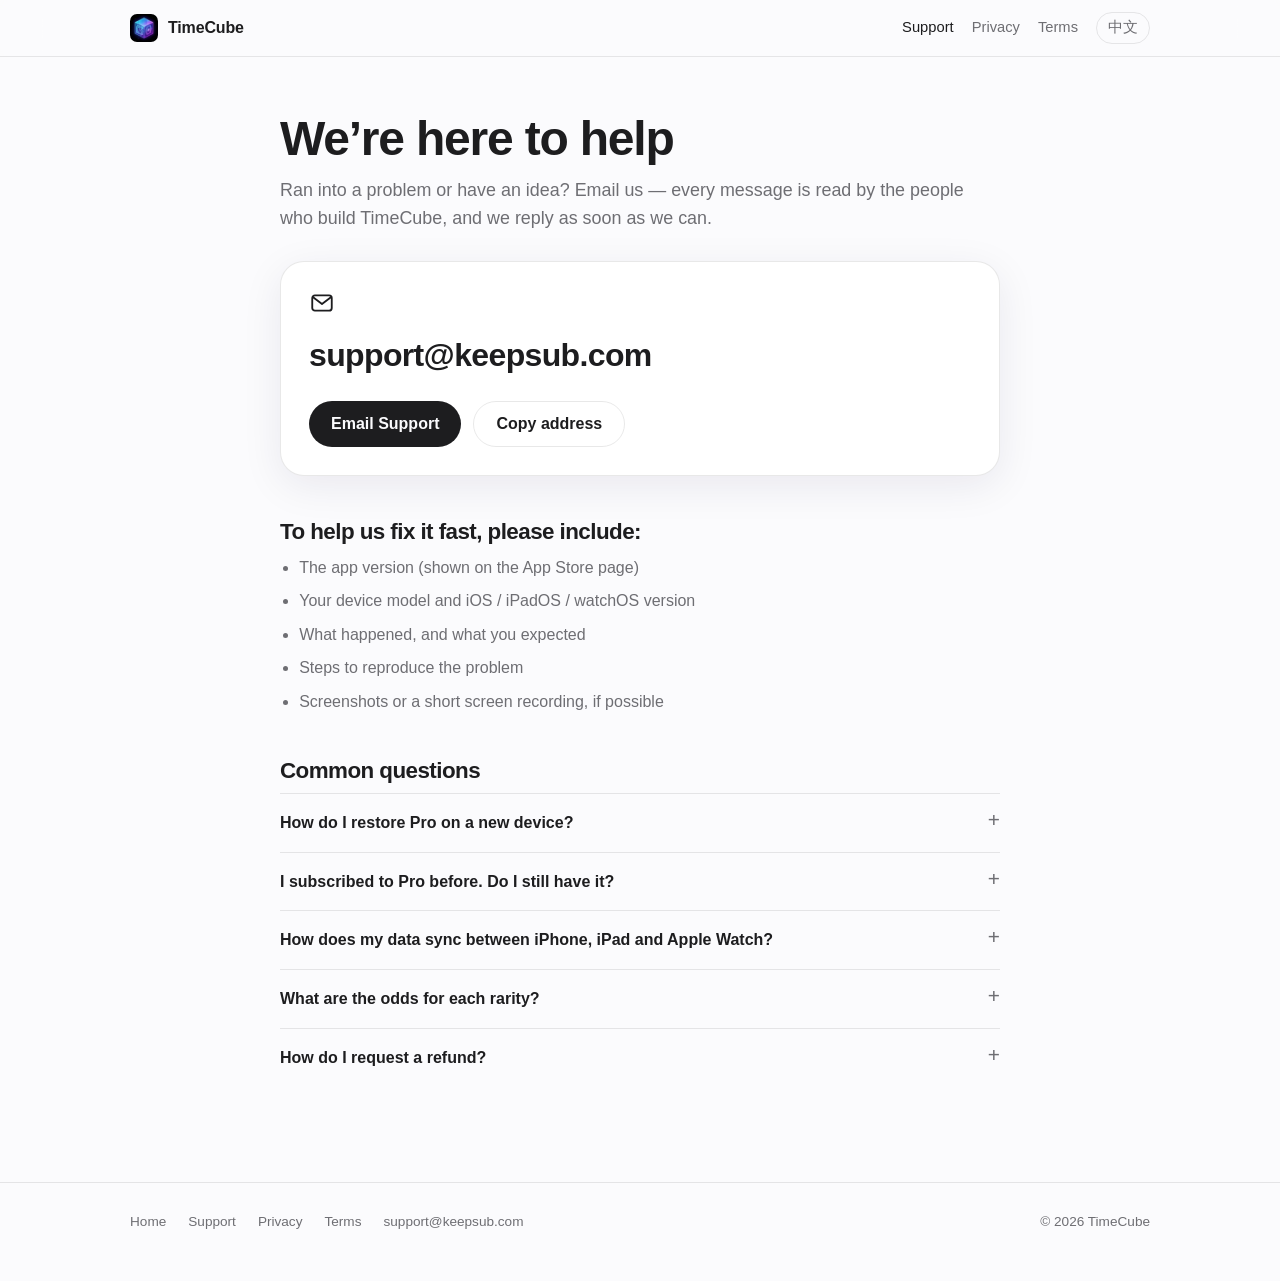
<file: support.html>
<!DOCTYPE html>
<html lang="en">
<head>
<meta charset="UTF-8">
<meta name="viewport" content="width=device-width, initial-scale=1">
<title>Support — TimeCube</title>
<meta name="description" content="TimeCube support: email support@keepsub.com">
<meta name="theme-color" content="#07060f">
<meta property="og:title" content="Support — TimeCube">
<meta property="og:description" content="TimeCube support: email support@keepsub.com">
<meta property="og:image" content="https://zergcsda.github.io/timecube-docs/app-icon.png">
<link rel="icon" href="app-icon.png">
<link rel="apple-touch-icon" href="app-icon.png">
<link rel="stylesheet" href="style.css">
</head>
<body>
<nav class="top"><div class="wrap">
<a class="brand" href="index.html"><img src="app-icon.png" alt="">TimeCube</a>
<div class="links"><a href="support.html" class="on ">Support</a><a href="privacy.html" class="">Privacy</a><a href="terms.html" class="hide-s">Terms</a><a class="lang" href="support_zh.html" lang="zh-Hans">中文</a></div>
</div></nav>
<main class="wrap narrow doc">
<h1>We’re here to help</h1><p class="date" style="font-size:1.12rem">Ran into a problem or have an idea? Email us — every message is read by the people who build TimeCube, and we reply as soon as we can.</p>
<div class="mailcard"><svg class="ic" width="26" height="26" viewBox="0 0 24 24" fill="none" stroke="currentColor" stroke-width="1.7" stroke-linecap="round" stroke-linejoin="round" aria-hidden="true"><rect x="3" y="5" width="18" height="14" rx="2.5"/><path d="M3.5 6.5l8.5 6.5 8.5-6.5"/></svg><div class="addr"><a href="mailto:support@keepsub.com">support@keepsub.com</a></div>
<div class="actions"><a class="btn primary" href="mailto:support@keepsub.com?subject=TimeCube%20Support&amp;body=App%3A%20TimeCube%0AApp%20version%3A%0ADevice%3A%0AiOS%20/%20iPadOS%20/%20watchOS%20version%3A%0A%0AWhat%20happened%3A%0A%0ASteps%20to%20reproduce%3A%0A1.%0A2.%0A3.%0A">Email Support</a><button class="btn ghost" id="copy" type="button">Copy address</button></div></div>
<h2>To help us fix it fast, please include:</h2><ul><li>The app version (shown on the App Store page)</li><li>Your device model and iOS / iPadOS / watchOS version</li><li>What happened, and what you expected</li><li>Steps to reproduce the problem</li><li>Screenshots or a short screen recording, if possible</li></ul>
<h2>Common questions</h2><div class="faq"><details><summary>How do I restore Pro on a new device?</summary><p>Sign in with the Apple Account you bought it with, then tap <strong>Restore Purchases</strong> on the Pro page in the app.</p></details><details><summary>I subscribed to Pro before. Do I still have it?</summary><p>Yes. Earlier monthly and yearly subscriptions keep Pro unlocked while they are active. Pro is now a one-time purchase, and you can manage or cancel an old subscription anytime in your <a href="https://apps.apple.com/account/subscriptions">Apple Account subscription settings</a>.</p></details><details><summary>How does my data sync between iPhone, iPad and Apple Watch?</summary><p>Through your iCloud. Make sure each device is signed in to the same Apple Account with iCloud turned on.</p></details><details><summary>What are the odds for each rarity?</summary><p>Every rarity’s odds are listed in the app. From 25 minutes of focus, Super Rare and above are 1.5× as likely; from 45 minutes, 2×.</p></details><details><summary>How do I request a refund?</summary><p>Refunds are handled by Apple. Visit <a href="https://reportaproblem.apple.com">reportaproblem.apple.com</a>.</p></details></div>
</main>
<script>
document.getElementById('copy').addEventListener('click',function(){var b=this;function d(){b.textContent='Copied';setTimeout(function(){b.textContent='Copy address'},1600)}
if(navigator.clipboard){navigator.clipboard.writeText('support@keepsub.com').then(d,function(){location.href='mailto:support@keepsub.com'})}else{location.href='mailto:support@keepsub.com'}});
</script>
<footer><div class="wrap"><a href="index.html">Home</a><a href="support.html">Support</a><a href="privacy.html">Privacy</a><a href="terms.html">Terms</a><a href="mailto:support@keepsub.com">support@keepsub.com</a><span class="sp">© 2026 TimeCube</span></div></footer>
</body>
</html>
</file>
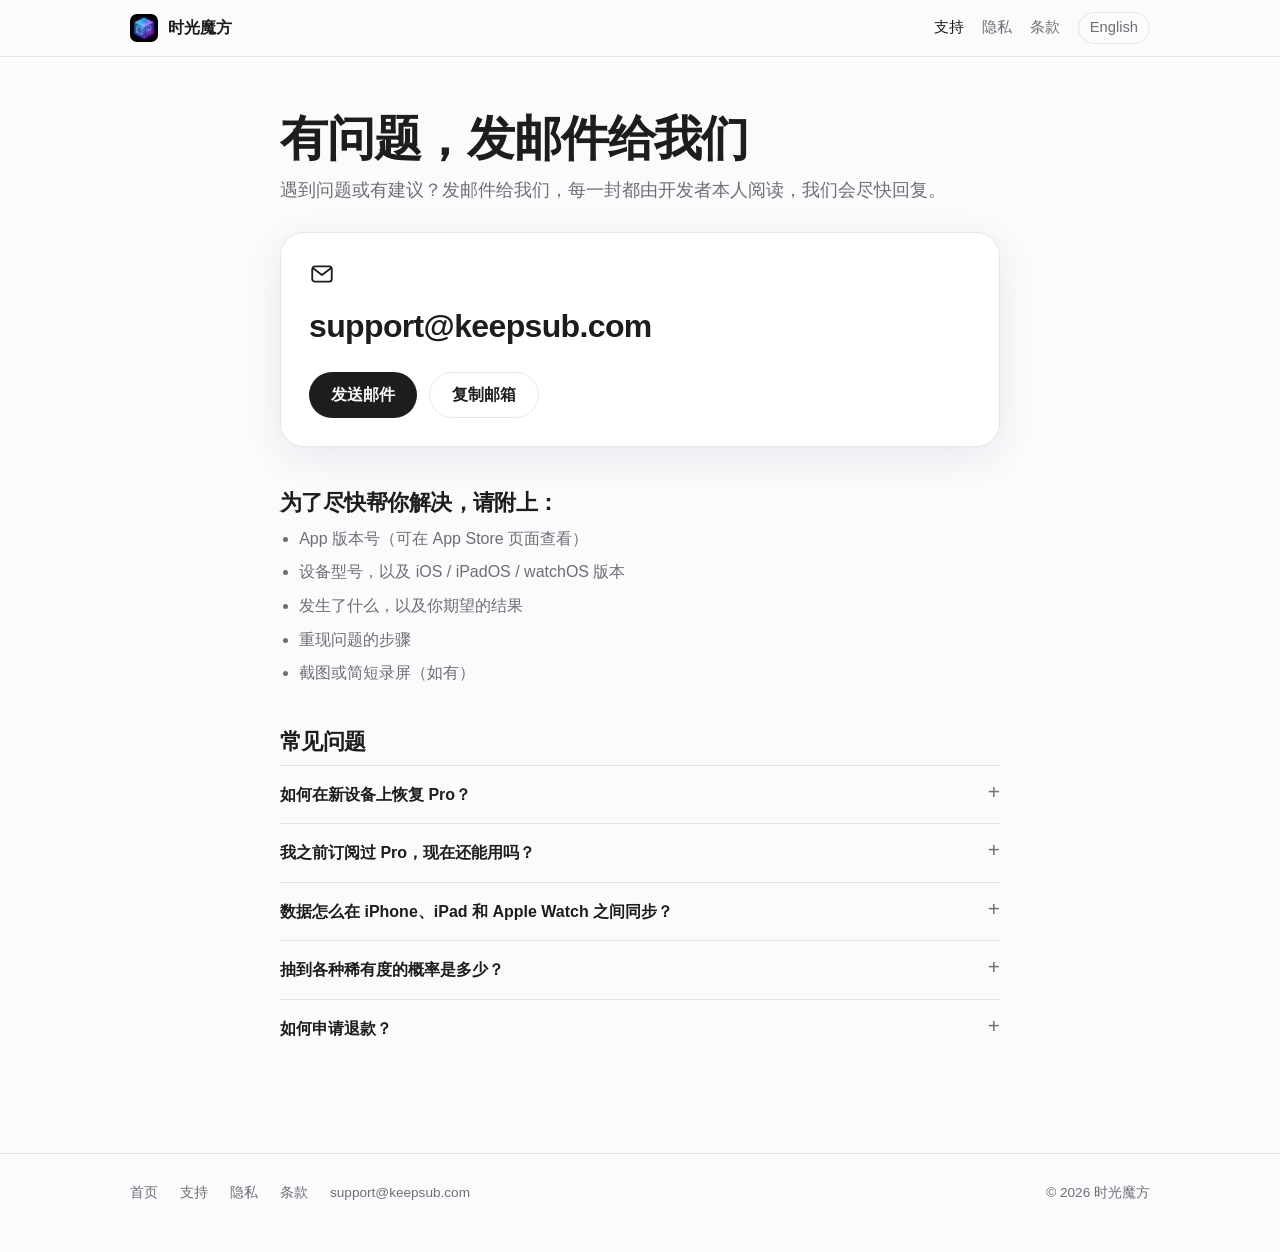
<file: support_zh.html>
<!DOCTYPE html>
<html lang="zh-Hans">
<head>
<meta charset="UTF-8">
<meta name="viewport" content="width=device-width, initial-scale=1">
<title>技术支持 — 时光魔方</title>
<meta name="description" content="时光魔方 support: email support@keepsub.com">
<meta name="theme-color" content="#07060f">
<meta property="og:title" content="技术支持 — 时光魔方">
<meta property="og:description" content="时光魔方 support: email support@keepsub.com">
<meta property="og:image" content="https://zergcsda.github.io/timecube-docs/app-icon.png">
<link rel="icon" href="app-icon.png">
<link rel="apple-touch-icon" href="app-icon.png">
<link rel="stylesheet" href="style.css">
</head>
<body>
<nav class="top"><div class="wrap">
<a class="brand" href="index_zh.html"><img src="app-icon.png" alt="">时光魔方</a>
<div class="links"><a href="support_zh.html" class="on ">支持</a><a href="privacy_zh.html" class="">隐私</a><a href="terms_zh.html" class="hide-s">条款</a><a class="lang" href="support.html" lang="en">English</a></div>
</div></nav>
<main class="wrap narrow doc">
<h1>有问题，发邮件给我们</h1><p class="date" style="font-size:1.12rem">遇到问题或有建议？发邮件给我们，每一封都由开发者本人阅读，我们会尽快回复。</p>
<div class="mailcard"><svg class="ic" width="26" height="26" viewBox="0 0 24 24" fill="none" stroke="currentColor" stroke-width="1.7" stroke-linecap="round" stroke-linejoin="round" aria-hidden="true"><rect x="3" y="5" width="18" height="14" rx="2.5"/><path d="M3.5 6.5l8.5 6.5 8.5-6.5"/></svg><div class="addr"><a href="mailto:support@keepsub.com">support@keepsub.com</a></div>
<div class="actions"><a class="btn primary" href="mailto:support@keepsub.com?subject=%E6%97%B6%E5%85%89%E9%AD%94%E6%96%B9%20%E6%8A%80%E6%9C%AF%E6%94%AF%E6%8C%81&amp;body=App%EF%BC%9A%E6%97%B6%E5%85%89%E9%AD%94%E6%96%B9%0AApp%20%E7%89%88%E6%9C%AC%EF%BC%9A%0A%E8%AE%BE%E5%A4%87%E5%9E%8B%E5%8F%B7%EF%BC%9A%0A%E7%B3%BB%E7%BB%9F%E7%89%88%E6%9C%AC%EF%BC%9A%0A%0A%E9%97%AE%E9%A2%98%E6%8F%8F%E8%BF%B0%EF%BC%9A%0A%0A%E9%87%8D%E7%8E%B0%E6%AD%A5%E9%AA%A4%EF%BC%9A%0A1.%0A2.%0A3.%0A">发送邮件</a><button class="btn ghost" id="copy" type="button">复制邮箱</button></div></div>
<h2>为了尽快帮你解决，请附上：</h2><ul><li>App 版本号（可在 App Store 页面查看）</li><li>设备型号，以及 iOS / iPadOS / watchOS 版本</li><li>发生了什么，以及你期望的结果</li><li>重现问题的步骤</li><li>截图或简短录屏（如有）</li></ul>
<h2>常见问题</h2><div class="faq"><details><summary>如何在新设备上恢复 Pro？</summary><p>用购买时的 Apple 账户登录，在 App 的 Pro 页面点击「恢复购买」。</p></details><details><summary>我之前订阅过 Pro，现在还能用吗？</summary><p>可以。早期的月付、年付订阅在有效期内仍会解锁 Pro。现在 Pro 改为一次性购买，你可以随时在 <a href="https://apps.apple.com/account/subscriptions">Apple 账户的订阅设置</a>中管理或取消旧订阅。</p></details><details><summary>数据怎么在 iPhone、iPad 和 Apple Watch 之间同步？</summary><p>通过你的 iCloud 同步。请确认各设备登录的是同一个 Apple 账户，并且 iCloud 已开启。</p></details><details><summary>抽到各种稀有度的概率是多少？</summary><p>每种稀有度的概率都在 App 内公示。专注 25 分钟起，超稀有及以上的权重 ×1.5，45 分钟起 ×2。</p></details><details><summary>如何申请退款？</summary><p>退款由 Apple 处理，请访问 <a href="https://reportaproblem.apple.com">reportaproblem.apple.com</a>。</p></details></div>
</main>
<script>
document.getElementById('copy').addEventListener('click',function(){var b=this;function d(){b.textContent='已复制';setTimeout(function(){b.textContent='复制邮箱'},1600)}
if(navigator.clipboard){navigator.clipboard.writeText('support@keepsub.com').then(d,function(){location.href='mailto:support@keepsub.com'})}else{location.href='mailto:support@keepsub.com'}});
</script>
<footer><div class="wrap"><a href="index_zh.html">首页</a><a href="support_zh.html">支持</a><a href="privacy_zh.html">隐私</a><a href="terms_zh.html">条款</a><a href="mailto:support@keepsub.com">support@keepsub.com</a><span class="sp">© 2026 时光魔方</span></div></footer>
</body>
</html>
</file>
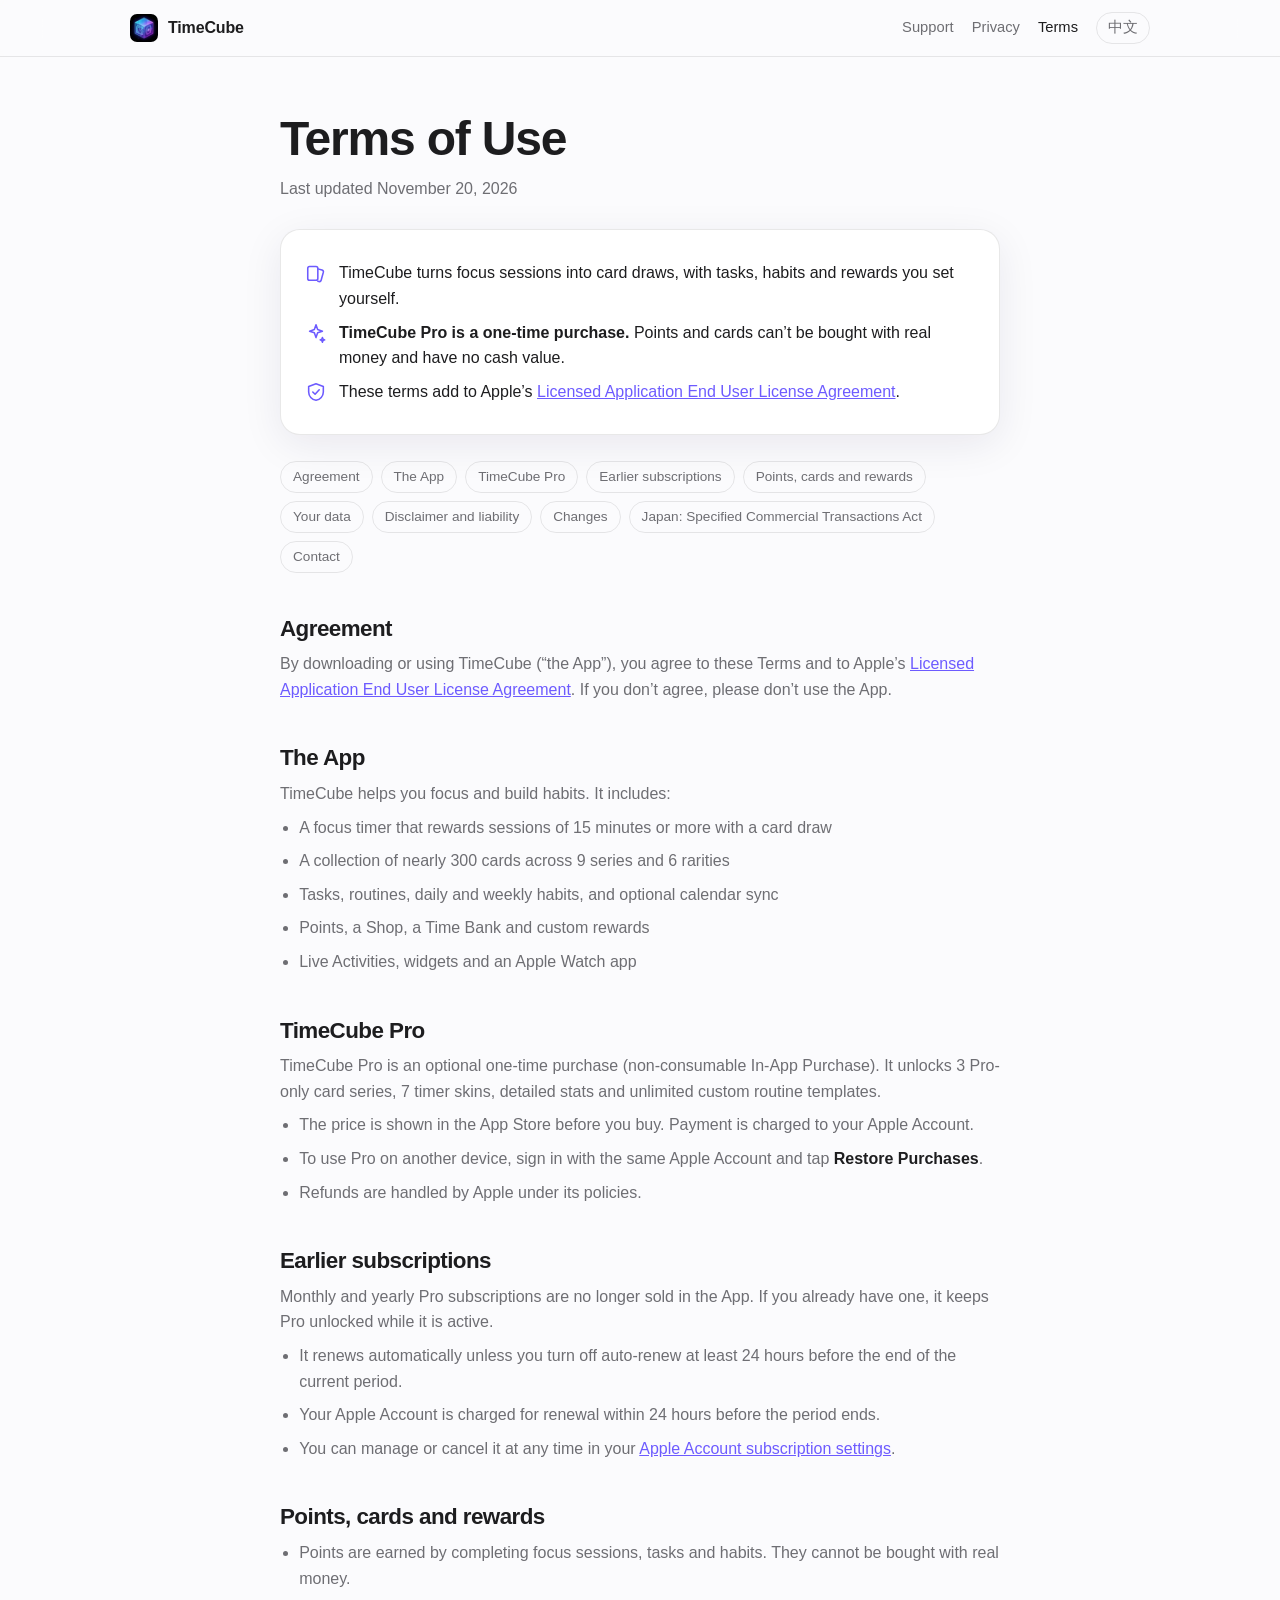
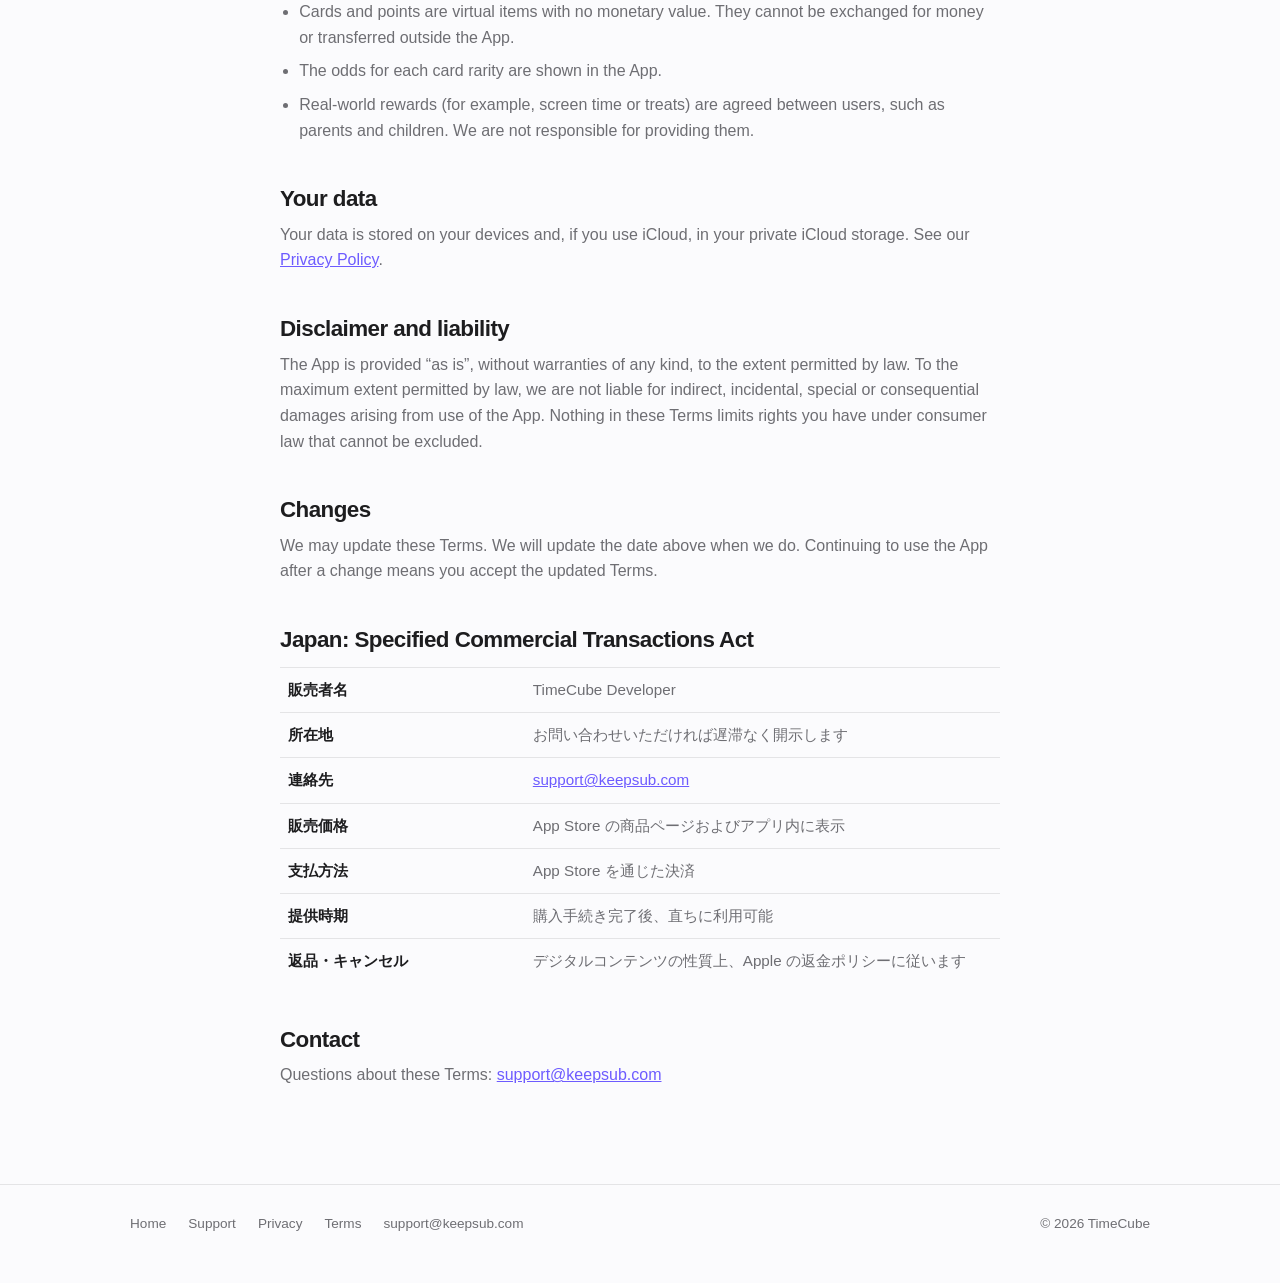
<file: terms.html>
<!DOCTYPE html>
<html lang="en">
<head>
<meta charset="UTF-8">
<meta name="viewport" content="width=device-width, initial-scale=1">
<title>Terms of Use — TimeCube</title>
<meta name="description" content="TimeCube terms of use.">
<meta name="theme-color" content="#07060f">
<meta property="og:title" content="Terms of Use — TimeCube">
<meta property="og:description" content="TimeCube terms of use.">
<meta property="og:image" content="https://zergcsda.github.io/timecube-docs/app-icon.png">
<link rel="icon" href="app-icon.png">
<link rel="apple-touch-icon" href="app-icon.png">
<link rel="stylesheet" href="style.css">
</head>
<body>
<nav class="top"><div class="wrap">
<a class="brand" href="index.html"><img src="app-icon.png" alt="">TimeCube</a>
<div class="links"><a href="support.html" class="">Support</a><a href="privacy.html" class="">Privacy</a><a href="terms.html" class="on hide-s">Terms</a><a class="lang" href="terms_zh.html" lang="zh-Hans">中文</a></div>
</div></nav>
<main class="wrap narrow doc">
<h1>Terms of Use</h1><p class="date">Last updated November 20, 2026</p>
<div class="summary"><div class="row"><svg class="ic" width="22" height="22" viewBox="0 0 24 24" fill="none" stroke="currentColor" stroke-width="1.7" stroke-linecap="round" stroke-linejoin="round" aria-hidden="true"><rect x="3" y="5" width="11" height="15" rx="2"/><path d="M14 7.5l4.6 1.3a2 2 0 0 1 1.4 2.4l-2.4 8.7a2 2 0 0 1-2.4 1.4l-1.2-.3"/></svg><div>TimeCube turns focus sessions into card draws, with tasks, habits and rewards you set yourself.</div></div><div class="row"><svg class="ic" width="22" height="22" viewBox="0 0 24 24" fill="none" stroke="currentColor" stroke-width="1.7" stroke-linecap="round" stroke-linejoin="round" aria-hidden="true"><path d="M12 3l1.8 5.2L19 10l-5.2 1.8L12 17l-1.8-5.2L5 10l5.2-1.8z"/><path d="M19 17l.7 1.8 1.8.7-1.8.7L19 22l-.7-1.8-1.8-.7 1.8-.7z"/></svg><div><strong>TimeCube Pro is a one-time purchase.</strong> Points and cards can’t be bought with real money and have no cash value.</div></div><div class="row"><svg class="ic" width="22" height="22" viewBox="0 0 24 24" fill="none" stroke="currentColor" stroke-width="1.7" stroke-linecap="round" stroke-linejoin="round" aria-hidden="true"><path d="M12 3l8 3v6c0 4.5-3.4 8.3-8 9-4.6-.7-8-4.5-8-9V6z"/><path d="M8.5 12l2.5 2.5 4.5-5"/></svg><div>These terms add to Apple’s <a href="https://www.apple.com/legal/internet-services/itunes/dev/stdeula/">Licensed Application End User License Agreement</a>.</div></div></div>
<div class="toc"><a href="#s1">Agreement</a><a href="#s2">The App</a><a href="#s3">TimeCube Pro</a><a href="#s4">Earlier subscriptions</a><a href="#s5">Points, cards and rewards</a><a href="#s6">Your data</a><a href="#s7">Disclaimer and liability</a><a href="#s8">Changes</a><a href="#s9">Japan: Specified Commercial Transactions Act</a><a href="#s10">Contact</a></div>
<h2 id="s1">Agreement</h2><p>By downloading or using TimeCube (“the App”), you agree to these Terms and to Apple’s <a href="https://www.apple.com/legal/internet-services/itunes/dev/stdeula/">Licensed Application End User License Agreement</a>. If you don’t agree, please don’t use the App.</p><h2 id="s2">The App</h2><p>TimeCube helps you focus and build habits. It includes:</p><ul><li>A focus timer that rewards sessions of 15 minutes or more with a card draw</li><li>A collection of nearly 300 cards across 9 series and 6 rarities</li><li>Tasks, routines, daily and weekly habits, and optional calendar sync</li><li>Points, a Shop, a Time Bank and custom rewards</li><li>Live Activities, widgets and an Apple Watch app</li></ul><h2 id="s3">TimeCube Pro</h2><p>TimeCube Pro is an optional one-time purchase (non-consumable In-App Purchase). It unlocks 3 Pro-only card series, 7 timer skins, detailed stats and unlimited custom routine templates.</p><ul><li>The price is shown in the App Store before you buy. Payment is charged to your Apple Account.</li><li>To use Pro on another device, sign in with the same Apple Account and tap <strong>Restore Purchases</strong>.</li><li>Refunds are handled by Apple under its policies.</li></ul><h2 id="s4">Earlier subscriptions</h2><p>Monthly and yearly Pro subscriptions are no longer sold in the App. If you already have one, it keeps Pro unlocked while it is active.</p><ul><li>It renews automatically unless you turn off auto-renew at least 24 hours before the end of the current period.</li><li>Your Apple Account is charged for renewal within 24 hours before the period ends.</li><li>You can manage or cancel it at any time in your <a href="https://apps.apple.com/account/subscriptions">Apple Account subscription settings</a>.</li></ul><h2 id="s5">Points, cards and rewards</h2><ul><li>Points are earned by completing focus sessions, tasks and habits. They cannot be bought with real money.</li><li>Cards and points are virtual items with no monetary value. They cannot be exchanged for money or transferred outside the App.</li><li>The odds for each card rarity are shown in the App.</li><li>Real-world rewards (for example, screen time or treats) are agreed between users, such as parents and children. We are not responsible for providing them.</li></ul><h2 id="s6">Your data</h2><p>Your data is stored on your devices and, if you use iCloud, in your private iCloud storage. See our <a href="privacy.html">Privacy Policy</a>.</p><h2 id="s7">Disclaimer and liability</h2><p>The App is provided “as is”, without warranties of any kind, to the extent permitted by law. To the maximum extent permitted by law, we are not liable for indirect, incidental, special or consequential damages arising from use of the App. Nothing in these Terms limits rights you have under consumer law that cannot be excluded.</p><h2 id="s8">Changes</h2><p>We may update these Terms. We will update the date above when we do. Continuing to use the App after a change means you accept the updated Terms.</p><h2 id="s9">Japan: Specified Commercial Transactions Act</h2><table><tr><th>販売者名</th><td>TimeCube Developer</td></tr><tr><th>所在地</th><td>お問い合わせいただければ遅滞なく開示します</td></tr>
<tr><th>連絡先</th><td><a href="mailto:support@keepsub.com">support@keepsub.com</a></td></tr><tr><th>販売価格</th><td>App Store の商品ページおよびアプリ内に表示</td></tr>
<tr><th>支払方法</th><td>App Store を通じた決済</td></tr><tr><th>提供時期</th><td>購入手続き完了後、直ちに利用可能</td></tr>
<tr><th>返品・キャンセル</th><td>デジタルコンテンツの性質上、Apple の返金ポリシーに従います</td></tr></table><h2 id="s10">Contact</h2><p>Questions about these Terms: <a href="mailto:support@keepsub.com">support@keepsub.com</a></p>
</main>
<footer><div class="wrap"><a href="index.html">Home</a><a href="support.html">Support</a><a href="privacy.html">Privacy</a><a href="terms.html">Terms</a><a href="mailto:support@keepsub.com">support@keepsub.com</a><span class="sp">© 2026 TimeCube</span></div></footer>
</body>
</html>
</file>
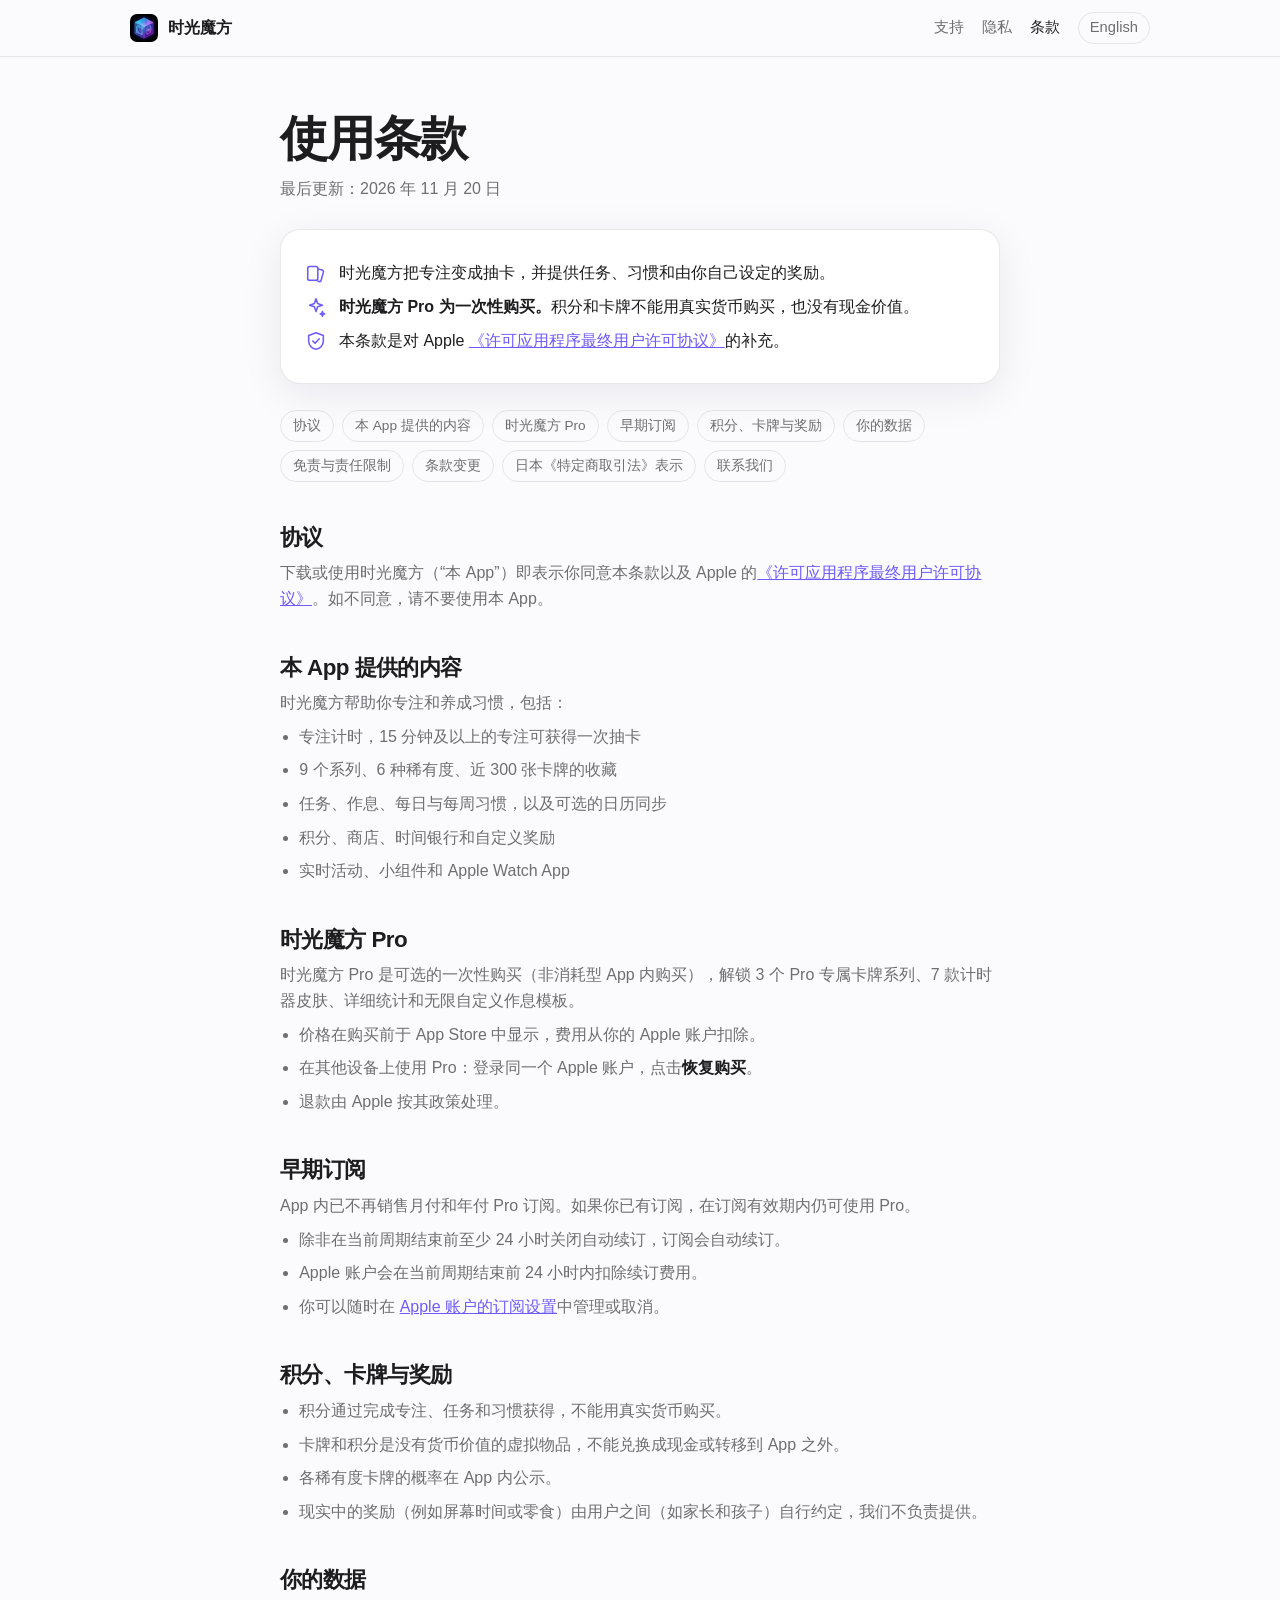
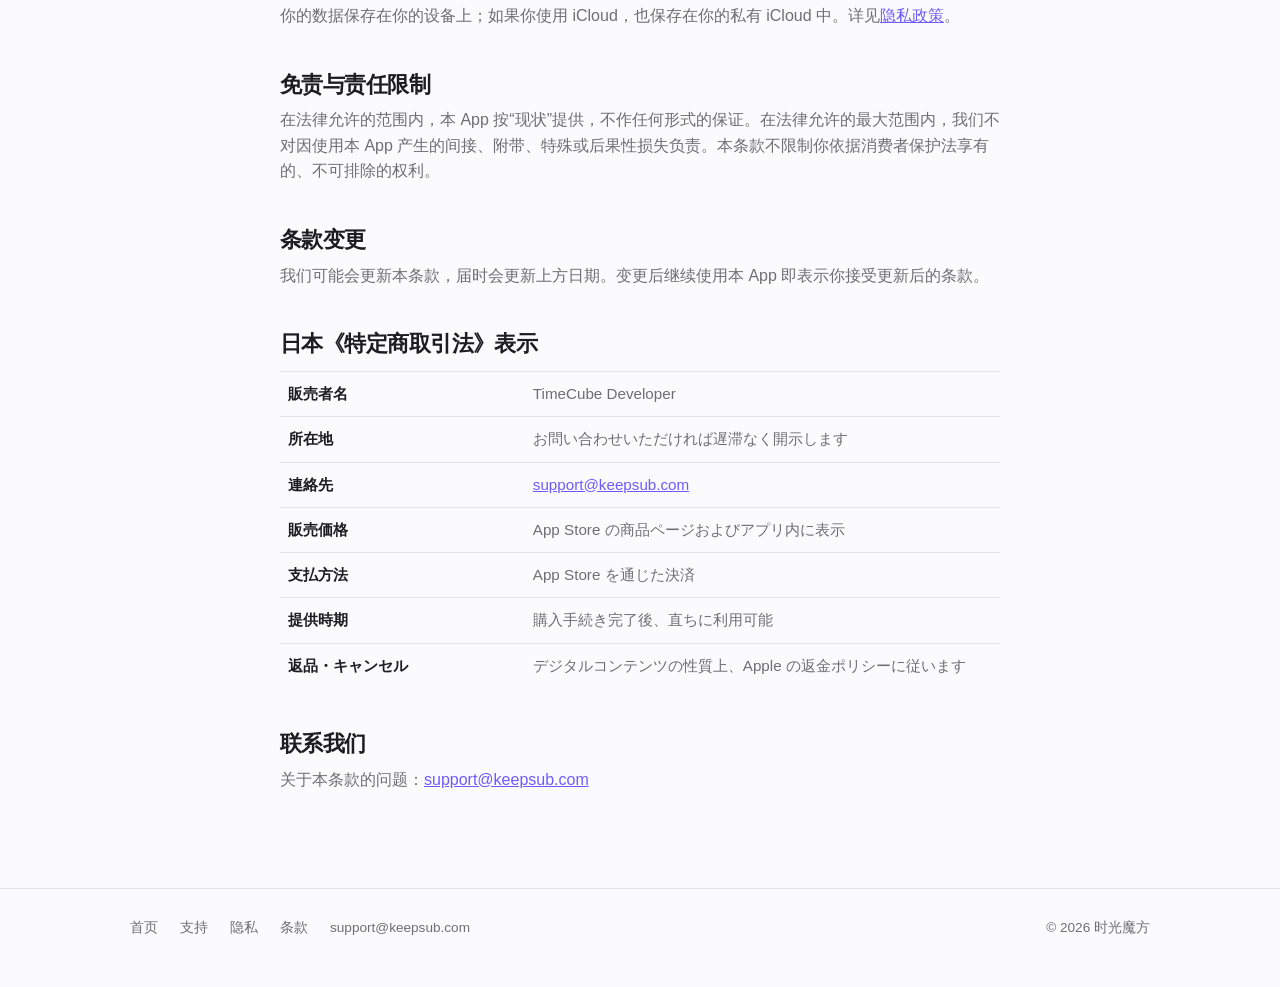
<file: terms_zh.html>
<!DOCTYPE html>
<html lang="zh-Hans">
<head>
<meta charset="UTF-8">
<meta name="viewport" content="width=device-width, initial-scale=1">
<title>使用条款 — 时光魔方</title>
<meta name="description" content="时光魔方使用条款。">
<meta name="theme-color" content="#07060f">
<meta property="og:title" content="使用条款 — 时光魔方">
<meta property="og:description" content="时光魔方使用条款。">
<meta property="og:image" content="https://zergcsda.github.io/timecube-docs/app-icon.png">
<link rel="icon" href="app-icon.png">
<link rel="apple-touch-icon" href="app-icon.png">
<link rel="stylesheet" href="style.css">
</head>
<body>
<nav class="top"><div class="wrap">
<a class="brand" href="index_zh.html"><img src="app-icon.png" alt="">时光魔方</a>
<div class="links"><a href="support_zh.html" class="">支持</a><a href="privacy_zh.html" class="">隐私</a><a href="terms_zh.html" class="on hide-s">条款</a><a class="lang" href="terms.html" lang="en">English</a></div>
</div></nav>
<main class="wrap narrow doc">
<h1>使用条款</h1><p class="date">最后更新：2026 年 11 月 20 日</p>
<div class="summary"><div class="row"><svg class="ic" width="22" height="22" viewBox="0 0 24 24" fill="none" stroke="currentColor" stroke-width="1.7" stroke-linecap="round" stroke-linejoin="round" aria-hidden="true"><rect x="3" y="5" width="11" height="15" rx="2"/><path d="M14 7.5l4.6 1.3a2 2 0 0 1 1.4 2.4l-2.4 8.7a2 2 0 0 1-2.4 1.4l-1.2-.3"/></svg><div>时光魔方把专注变成抽卡，并提供任务、习惯和由你自己设定的奖励。</div></div><div class="row"><svg class="ic" width="22" height="22" viewBox="0 0 24 24" fill="none" stroke="currentColor" stroke-width="1.7" stroke-linecap="round" stroke-linejoin="round" aria-hidden="true"><path d="M12 3l1.8 5.2L19 10l-5.2 1.8L12 17l-1.8-5.2L5 10l5.2-1.8z"/><path d="M19 17l.7 1.8 1.8.7-1.8.7L19 22l-.7-1.8-1.8-.7 1.8-.7z"/></svg><div><strong>时光魔方 Pro 为一次性购买。</strong>积分和卡牌不能用真实货币购买，也没有现金价值。</div></div><div class="row"><svg class="ic" width="22" height="22" viewBox="0 0 24 24" fill="none" stroke="currentColor" stroke-width="1.7" stroke-linecap="round" stroke-linejoin="round" aria-hidden="true"><path d="M12 3l8 3v6c0 4.5-3.4 8.3-8 9-4.6-.7-8-4.5-8-9V6z"/><path d="M8.5 12l2.5 2.5 4.5-5"/></svg><div>本条款是对 Apple <a href="https://www.apple.com/legal/internet-services/itunes/dev/stdeula/">《许可应用程序最终用户许可协议》</a>的补充。</div></div></div>
<div class="toc"><a href="#s1">协议</a><a href="#s2">本 App 提供的内容</a><a href="#s3">时光魔方 Pro</a><a href="#s4">早期订阅</a><a href="#s5">积分、卡牌与奖励</a><a href="#s6">你的数据</a><a href="#s7">免责与责任限制</a><a href="#s8">条款变更</a><a href="#s9">日本《特定商取引法》表示</a><a href="#s10">联系我们</a></div>
<h2 id="s1">协议</h2><p>下载或使用时光魔方（“本 App”）即表示你同意本条款以及 Apple 的<a href="https://www.apple.com/legal/internet-services/itunes/dev/stdeula/">《许可应用程序最终用户许可协议》</a>。如不同意，请不要使用本 App。</p><h2 id="s2">本 App 提供的内容</h2><p>时光魔方帮助你专注和养成习惯，包括：</p><ul><li>专注计时，15 分钟及以上的专注可获得一次抽卡</li><li>9 个系列、6 种稀有度、近 300 张卡牌的收藏</li><li>任务、作息、每日与每周习惯，以及可选的日历同步</li><li>积分、商店、时间银行和自定义奖励</li><li>实时活动、小组件和 Apple Watch App</li></ul><h2 id="s3">时光魔方 Pro</h2><p>时光魔方 Pro 是可选的一次性购买（非消耗型 App 内购买），解锁 3 个 Pro 专属卡牌系列、7 款计时器皮肤、详细统计和无限自定义作息模板。</p><ul><li>价格在购买前于 App Store 中显示，费用从你的 Apple 账户扣除。</li><li>在其他设备上使用 Pro：登录同一个 Apple 账户，点击<strong>恢复购买</strong>。</li><li>退款由 Apple 按其政策处理。</li></ul><h2 id="s4">早期订阅</h2><p>App 内已不再销售月付和年付 Pro 订阅。如果你已有订阅，在订阅有效期内仍可使用 Pro。</p><ul><li>除非在当前周期结束前至少 24 小时关闭自动续订，订阅会自动续订。</li><li>Apple 账户会在当前周期结束前 24 小时内扣除续订费用。</li><li>你可以随时在 <a href="https://apps.apple.com/account/subscriptions">Apple 账户的订阅设置</a>中管理或取消。</li></ul><h2 id="s5">积分、卡牌与奖励</h2><ul><li>积分通过完成专注、任务和习惯获得，不能用真实货币购买。</li><li>卡牌和积分是没有货币价值的虚拟物品，不能兑换成现金或转移到 App 之外。</li><li>各稀有度卡牌的概率在 App 内公示。</li><li>现实中的奖励（例如屏幕时间或零食）由用户之间（如家长和孩子）自行约定，我们不负责提供。</li></ul><h2 id="s6">你的数据</h2><p>你的数据保存在你的设备上；如果你使用 iCloud，也保存在你的私有 iCloud 中。详见<a href="privacy_zh.html">隐私政策</a>。</p><h2 id="s7">免责与责任限制</h2><p>在法律允许的范围内，本 App 按“现状”提供，不作任何形式的保证。在法律允许的最大范围内，我们不对因使用本 App 产生的间接、附带、特殊或后果性损失负责。本条款不限制你依据消费者保护法享有的、不可排除的权利。</p><h2 id="s8">条款变更</h2><p>我们可能会更新本条款，届时会更新上方日期。变更后继续使用本 App 即表示你接受更新后的条款。</p><h2 id="s9">日本《特定商取引法》表示</h2><table><tr><th>販売者名</th><td>TimeCube Developer</td></tr><tr><th>所在地</th><td>お問い合わせいただければ遅滞なく開示します</td></tr>
<tr><th>連絡先</th><td><a href="mailto:support@keepsub.com">support@keepsub.com</a></td></tr><tr><th>販売価格</th><td>App Store の商品ページおよびアプリ内に表示</td></tr>
<tr><th>支払方法</th><td>App Store を通じた決済</td></tr><tr><th>提供時期</th><td>購入手続き完了後、直ちに利用可能</td></tr>
<tr><th>返品・キャンセル</th><td>デジタルコンテンツの性質上、Apple の返金ポリシーに従います</td></tr></table><h2 id="s10">联系我们</h2><p>关于本条款的问题：<a href="mailto:support@keepsub.com">support@keepsub.com</a></p>
</main>
<footer><div class="wrap"><a href="index_zh.html">首页</a><a href="support_zh.html">支持</a><a href="privacy_zh.html">隐私</a><a href="terms_zh.html">条款</a><a href="mailto:support@keepsub.com">support@keepsub.com</a><span class="sp">© 2026 时光魔方</span></div></footer>
</body>
</html>
</file>
<file: style.css>
:root{--bg:#fbfbfd;--bg2:#f2f2f7;--card:#ffffff;--text:#1d1d1f;--muted:#6e6e73;--line:rgba(0,0,0,.09);
--accent:#6d5bff;--accent2:#ff4f9a;--gold:#ffbe3d;--nav:rgba(251,251,253,.72);--shadow:0 10px 40px rgba(20,10,60,.08);
--grad:linear-gradient(100deg,#ffbe3d 0%,#ff4f9a 45%,#8a5bff 100%)}
@media (prefers-color-scheme:dark){:root{--bg:#07060f;--bg2:#100e1f;--card:#15132a;--text:#f5f5f7;--muted:#a1a1b5;
--line:rgba(255,255,255,.1);--nav:rgba(10,9,22,.66);--shadow:0 10px 40px rgba(0,0,0,.4)}}
*{box-sizing:border-box;margin:0;padding:0}
html{scroll-behavior:smooth;-webkit-text-size-adjust:100%}
body{font-family:-apple-system,BlinkMacSystemFont,"SF Pro Text","SF Pro Display","PingFang SC","Hiragino Sans GB","Segoe UI",Roboto,sans-serif;
background:var(--bg);color:var(--text);line-height:1.6;-webkit-font-smoothing:antialiased}
a{color:var(--accent)}
.wrap{max-width:1060px;margin:0 auto;padding:0 20px}
.narrow{max-width:760px}
nav.top{position:sticky;top:0;z-index:10;background:var(--nav);backdrop-filter:saturate(180%) blur(20px);
-webkit-backdrop-filter:saturate(180%) blur(20px);border-bottom:1px solid var(--line)}
nav.top .wrap{display:flex;align-items:center;gap:20px;height:56px}
.brand{display:flex;align-items:center;gap:10px;font-weight:650;color:var(--text);text-decoration:none;letter-spacing:-.01em}
.brand img{width:28px;height:28px;border-radius:7px}
.links{margin-left:auto;display:flex;gap:18px;align-items:center;font-size:.92rem}
.links a{color:var(--muted);text-decoration:none}
.links a:hover,.links a.on{color:var(--text)}
.lang{border:1px solid var(--line);border-radius:999px;padding:3px 11px}
@media (max-width:640px){.links .hide-s{display:none}.links{gap:12px}}
.grad{background:var(--grad);-webkit-background-clip:text;background-clip:text;color:transparent}
h1,h2,h3{letter-spacing:-.025em;line-height:1.1}
.btn{display:inline-flex;align-items:center;gap:8px;min-height:46px;padding:0 22px;border-radius:999px;font-weight:600;
text-decoration:none;border:0;cursor:pointer;font:inherit;font-weight:600}
.btn.primary{background:var(--text);color:var(--bg)}
.btn.ghost{background:transparent;color:var(--text);border:1px solid var(--line)}
footer{border-top:1px solid var(--line);margin-top:96px;padding:28px 0 48px;color:var(--muted);font-size:.85rem}
footer .wrap{display:flex;flex-wrap:wrap;gap:10px 22px;align-items:center}
footer a{color:var(--muted);text-decoration:none}footer a:hover{color:var(--text)}
footer .sp{margin-left:auto}
/* hero */
.hero{position:relative;overflow:hidden;background:#07060f;color:#f5f5f7}
.hero:before{content:"";position:absolute;inset:-20%;background:
radial-gradient(40% 40% at 70% 45%,rgba(138,91,255,.55),transparent 70%),
radial-gradient(30% 35% at 85% 25%,rgba(255,79,154,.35),transparent 70%),
radial-gradient(35% 35% at 30% 80%,rgba(60,140,255,.30),transparent 70%)}
.hero .wrap{position:relative;display:grid;grid-template-columns:1.05fr 1fr;gap:24px;align-items:center;padding-top:72px;padding-bottom:88px}
.hero h1{font-size:clamp(2.6rem,6.4vw,4.6rem);font-weight:800}
.hero p.lead{font-size:clamp(1.05rem,2vw,1.3rem);color:#c9c7dd;margin:20px 0 28px;max-width:30em}
.hero .avail{color:#a9a6c2;font-size:.92rem;margin-top:18px}
.hero .btn.primary{background:#fff;color:#0b0a14}
.hero .btn.ghost{color:#fff;border-color:rgba(255,255,255,.25)}
.fan{position:relative;height:440px}
.fan .card{position:absolute;left:50%;top:50%;width:190px;aspect-ratio:5/7;border-radius:18px;padding:7px;
background:var(--b,#8a5bff);box-shadow:0 24px 60px rgba(0,0,0,.55);transform-origin:50% 120%}
.fan .card img{width:100%;height:72%;object-fit:cover;border-radius:12px;display:block}
.fan .card i{display:flex;align-items:center;justify-content:center;letter-spacing:.35em;font-style:normal;font-size:.8rem;
height:28%;border-radius:0 0 12px 12px;background:#0f0d1e;margin-top:-1px;color:var(--g,#a77bff)}
.fan .card:nth-child(1) i{--g:#6aa8ff}.fan .card:nth-child(2) i{--g:#a77bff}.fan .card:nth-child(4) i{--g:#ffc94d}.fan .card:nth-child(5) i{--g:#5fe0c0}
.fan .card:nth-child(3) i{--g:#ffd76a;text-shadow:0 0 10px rgba(255,190,61,.9)}
.fan .card:nth-child(1){--b:#6aa8ff;transform:translate(-50%,-50%) rotate(-24deg) translateX(-10px)}
.fan .card:nth-child(2){--b:#a77bff;transform:translate(-50%,-50%) rotate(-12deg)}
.fan .card:nth-child(4){--b:#ffc94d;transform:translate(-50%,-50%) rotate(12deg)}
.fan .card:nth-child(5){--b:#5fe0c0;transform:translate(-50%,-50%) rotate(24deg) translateX(10px)}
.fan .card:nth-child(3){z-index:2;width:214px;--b:linear-gradient(135deg,#ff4f9a,#ffbe3d,#6fe8c0,#6aa8ff,#a77bff);
transform:translate(-50%,-56%);box-shadow:0 0 0 1px rgba(255,255,255,.2),0 0 70px rgba(255,190,61,.45),0 30px 70px rgba(0,0,0,.6)}
@media (max-width:820px){.hero .wrap{grid-template-columns:1fr;padding-top:48px}.fan{height:360px}.fan .card{width:150px}.fan .card:nth-child(3){width:170px}}
/* sections */
section.block{padding:96px 0 0}
.eyebrow{color:var(--accent);font-weight:600;font-size:.95rem;margin-bottom:10px}
section.block h2{font-size:clamp(2rem,4.6vw,3rem);font-weight:750;max-width:18em}
section.block p.sub{color:var(--muted);font-size:1.12rem;margin-top:14px;max-width:38em}
.steps{display:grid;grid-template-columns:repeat(3,1fr);gap:16px;margin-top:40px}
.step{background:var(--card);border:1px solid var(--line);border-radius:22px;padding:26px;box-shadow:var(--shadow)}
.step b{display:block;font-size:2.4rem;font-weight:800;letter-spacing:-.04em}
.step h3{font-size:1.2rem;margin:6px 0 6px}.step p{color:var(--muted)}
.grid{display:grid;grid-template-columns:repeat(3,1fr);gap:16px;margin-top:40px}
.feat{background:var(--card);border:1px solid var(--line);border-radius:22px;padding:24px}
.feat .ic{color:var(--accent);margin-bottom:12px;width:28px;height:28px}
.feat h3{font-size:1.08rem;margin-bottom:6px}.feat p{color:var(--muted);font-size:.97rem}
@media (max-width:820px){.steps,.grid{grid-template-columns:1fr}}
.pro{margin-top:40px;border-radius:28px;padding:40px;color:#f5f5f7;background:
radial-gradient(60% 80% at 90% 10%,rgba(255,79,154,.45),transparent 60%),radial-gradient(60% 80% at 10% 90%,rgba(109,91,255,.55),transparent 60%),#0d0b1c}
.pro h3{font-size:clamp(1.6rem,3.4vw,2.2rem)}.pro p{color:#c9c7dd;margin-top:8px}
.pro ul{list-style:none;display:grid;grid-template-columns:repeat(2,1fr);gap:12px 24px;margin-top:24px}
.pro li{display:flex;gap:10px;align-items:flex-start}.pro li .ic{color:#ffbe3d;flex-shrink:0;margin-top:2px}
@media (max-width:640px){.pro{padding:28px}.pro ul{grid-template-columns:1fr}}
/* documents */
.doc{padding-top:56px}
.doc h1{font-size:clamp(2.2rem,5vw,3rem);font-weight:780}
.doc .date{color:var(--muted);margin-top:10px}
.summary{margin:28px 0 8px;background:var(--card);border:1px solid var(--line);border-radius:20px;padding:22px 24px;box-shadow:var(--shadow)}
.summary .row{display:flex;gap:12px;align-items:flex-start;margin:8px 0}
.summary .ic{color:var(--accent);flex-shrink:0;margin-top:2px}
.toc{margin:26px 0 0;display:flex;flex-wrap:wrap;gap:8px}
.toc a{font-size:.85rem;text-decoration:none;color:var(--muted);border:1px solid var(--line);border-radius:999px;padding:4px 12px}
.doc h2{font-size:1.4rem;margin:44px 0 10px;scroll-margin-top:72px}
.doc h3{font-size:1.05rem;margin:22px 0 6px}
.doc p,.doc li{color:var(--muted);margin:8px 0}
.doc ul{padding-left:1.2em}
.doc strong{color:var(--text)}
.doc table{width:100%;border-collapse:collapse;margin:14px 0;font-size:.95rem}
.doc th,.doc td{text-align:left;padding:10px 8px;border-top:1px solid var(--line);vertical-align:top}
.doc th{color:var(--text);font-weight:600;width:34%}
.doc td{color:var(--muted)}
/* support */
.mailcard{margin-top:28px;background:var(--card);border:1px solid var(--line);border-radius:24px;padding:28px;box-shadow:var(--shadow)}
.mailcard .addr{font-size:clamp(1.4rem,4.4vw,2rem);font-weight:750;letter-spacing:-.02em;word-break:break-all;margin:6px 0 20px}
.mailcard .addr a{color:var(--text);text-decoration:none}
.actions{display:flex;flex-wrap:wrap;gap:12px}
.faq details{border-top:1px solid var(--line);padding:16px 0}
.faq summary{cursor:pointer;font-weight:600;list-style:none;display:flex;justify-content:space-between;gap:16px}
.faq summary:after{content:"+";color:var(--muted);font-weight:400;font-size:1.3rem;line-height:1}
.faq details[open] summary:after{content:"−"}
.faq details p{margin-top:8px}
</file>
